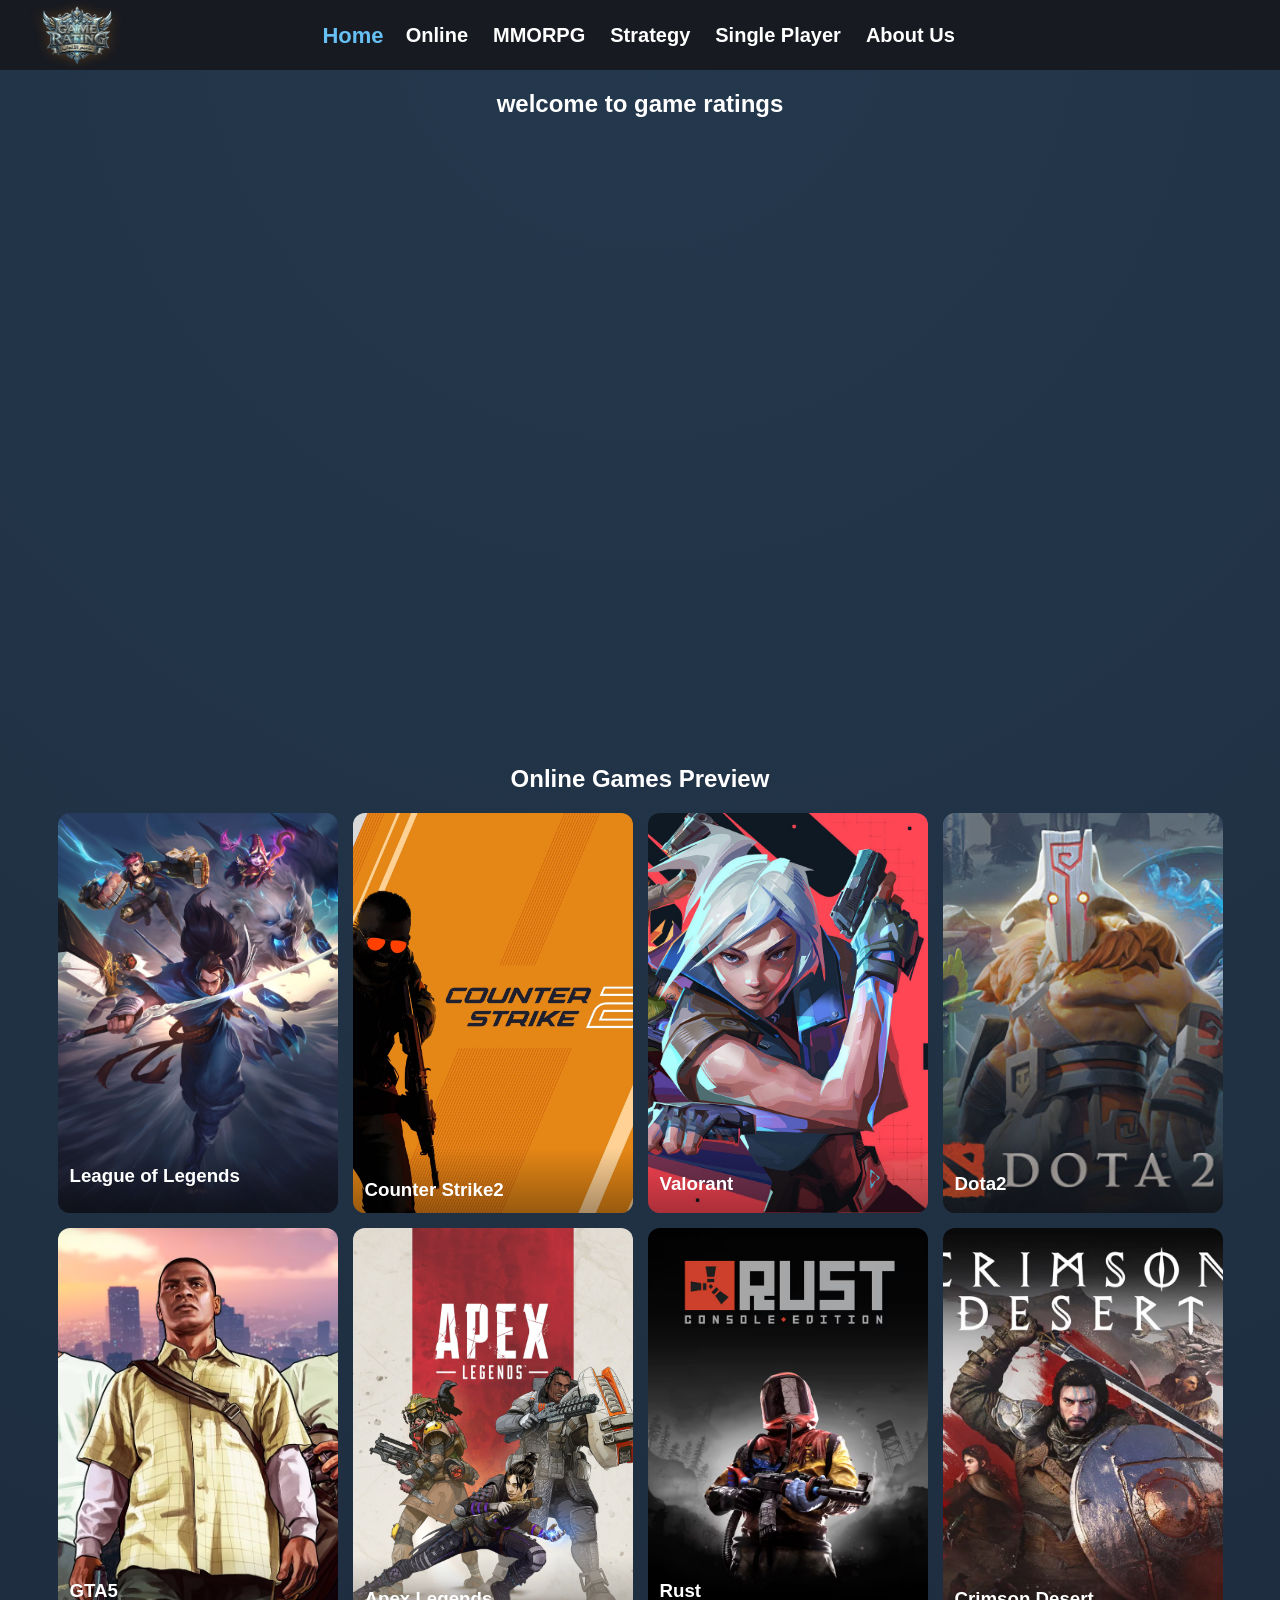
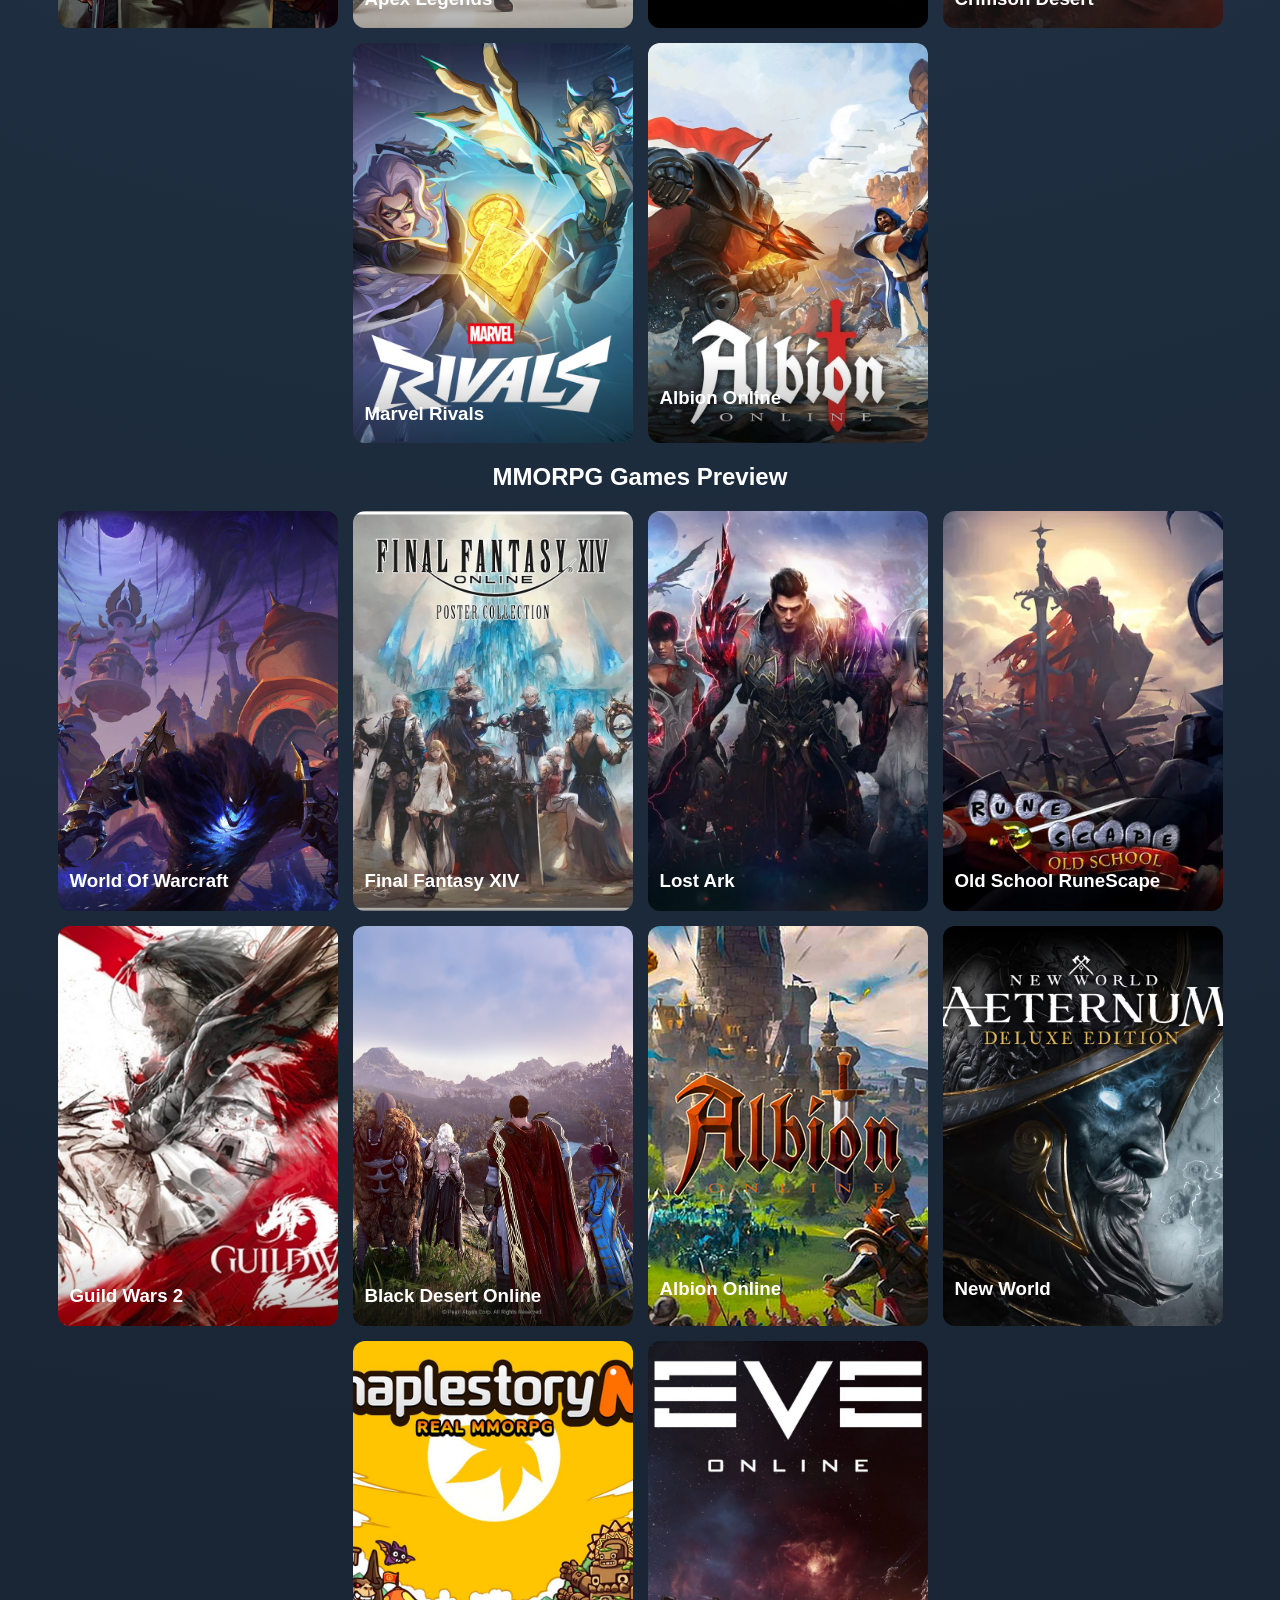
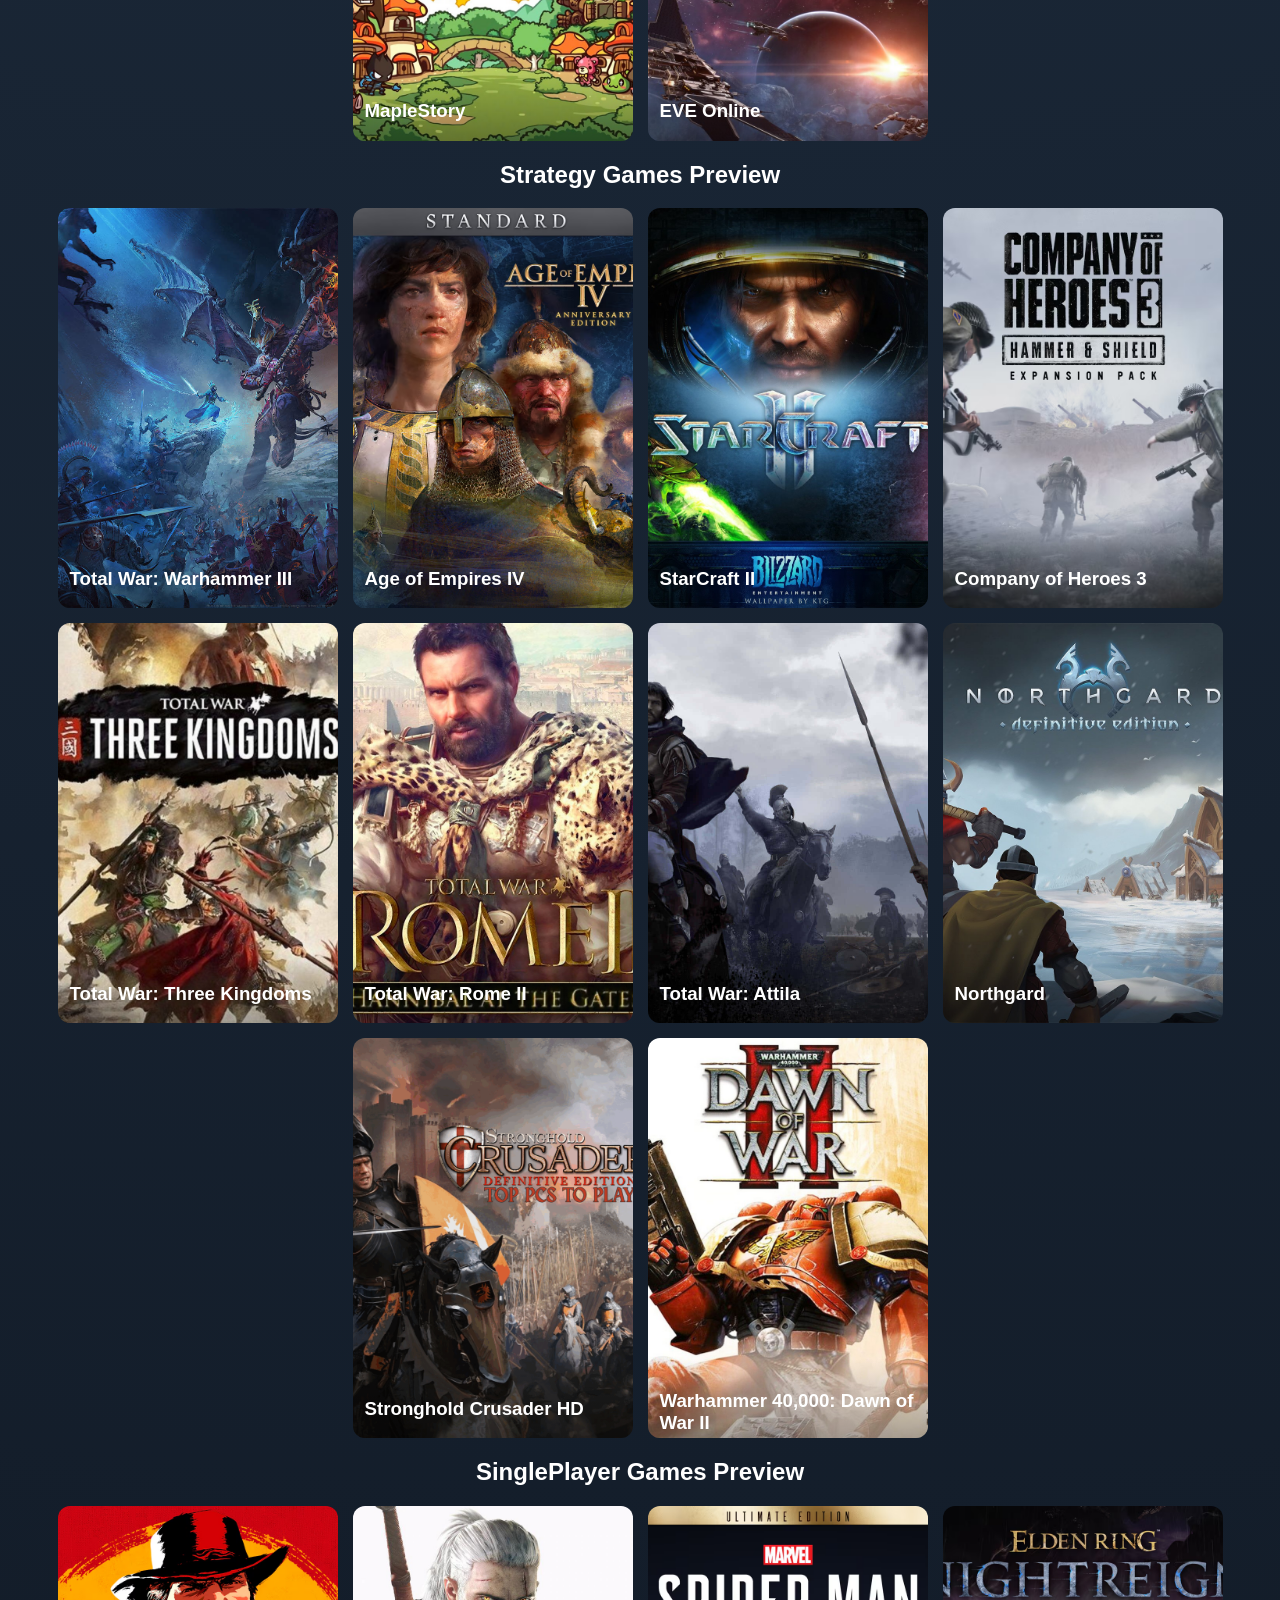
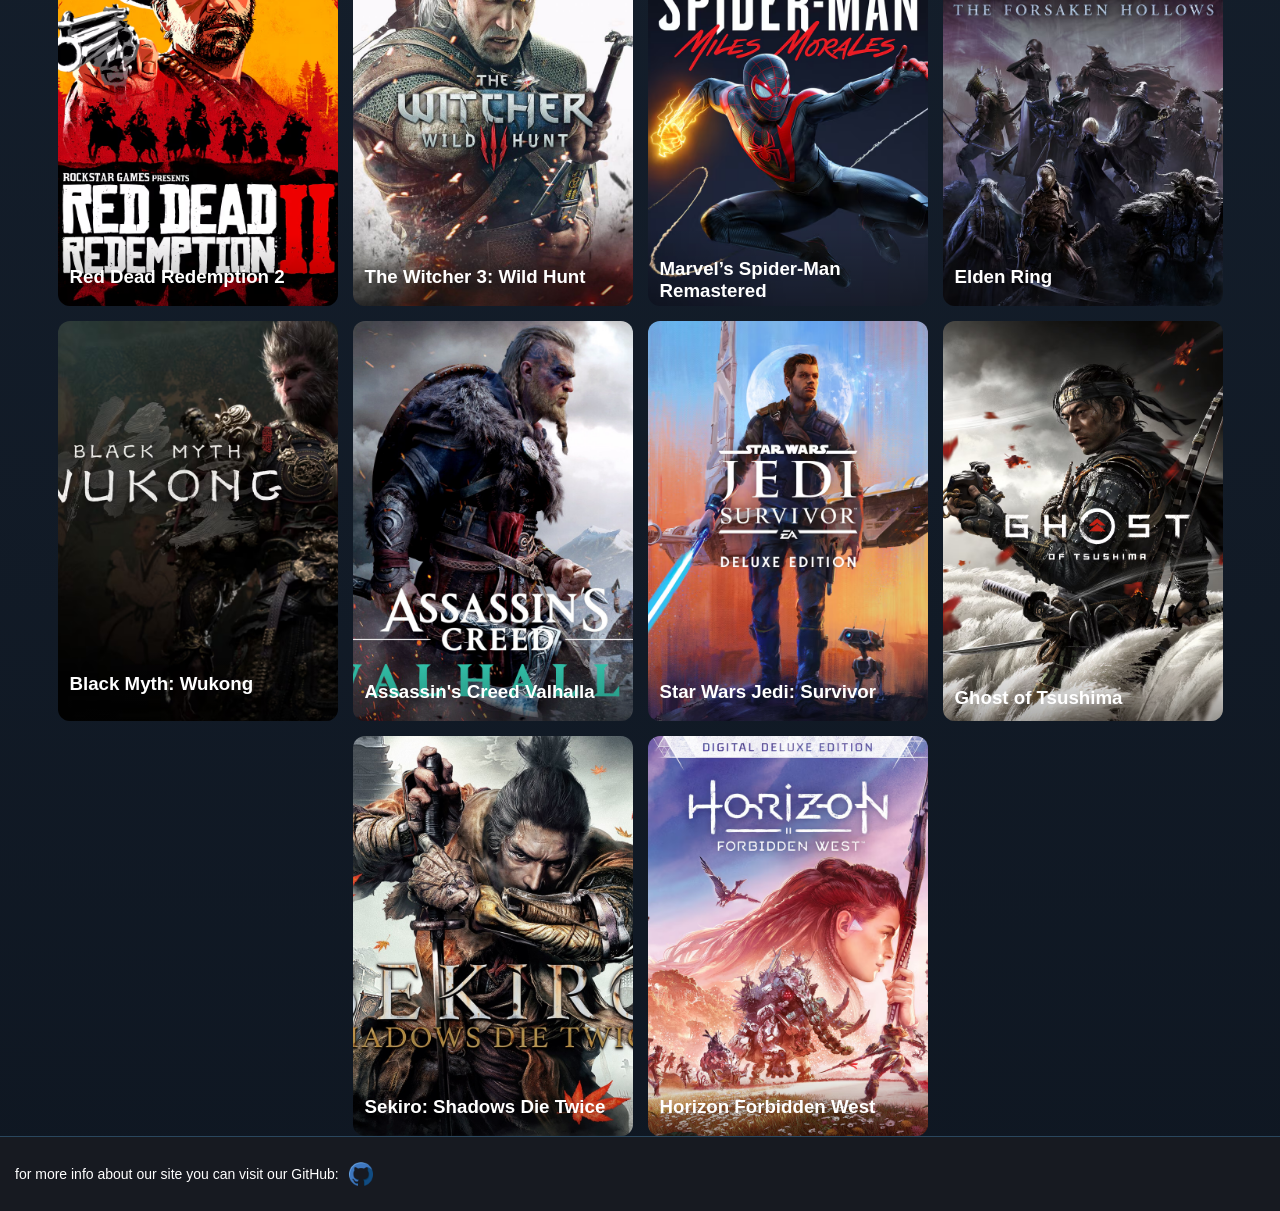
<file: index.html>
<!doctype html>
<html lang="en">
  <head>
    <meta charset="UTF-8" />
    <meta name="viewport" content="width=device-width, initial-scale=1.0" />
    <link rel="stylesheet" href="mystyle.css" />
    <link rel="icon" href="logo.png" />
    <title>GameRatings</title>
  </head>
  <body>
    <header>
      <a href="index.html">
        <img src="logo.png" class="logo" />
      </a>
      <a href="index.html"><h1>GameRatings</h1></a>

      <ul>
        <li><a href="index.html" class="active">home</a></li>
        <li><a href="Online_Games.html">online</a></li>
        <li><a href="MMORPG_Games.html">MMORPG</a></li>
        <li><a href="Strategy_Games.html">strategy</a></li>
        <li><a href="SinglePlayer_Games.html">Single Player</a></li>
        <li><a href="About_us.html">about us</a></li>
      </ul>
      <!-- <p class="clear"></p> -->
    </header>
    <section class="bg-video">
      <video autoplay muted loop playsinline preload="auto" class="video">
        <source src="monk.mp4" type="video/mp4" />
      </video>
      <div class="bg-contant">
        <h1>welcome to game ratings</h1>
        <!-- <p>chose any catagore from top </p> -->
      </div>
    </section>

    <h2>Online Games Preview</h2>

    <section class="games-preview">
      <div class="game-card">
        <img src="imges/league of legends.jpg" alt="League of Legends" />
        <div class="details">
          <h3 class="game-name">League of Legends</h3>
          <div class="platforms">🖥️</div>
          <p class="desc">
            A competitive 5v5 MOBA focused on strategy, skill, and teamwork.
            Choose your champion, outplay your opponents, and dominate the Rift.
          </p>
          <div class="tags">
            <span>MOBA</span>
            <span>Free To Play</span>
            <span>Smarts Only</span>
            <span>5V5</span>
          </div>
        </div>
      </div>

      <div class="game-card">
        <img src="imges/Counter Strike 2.jpeg" alt="Counter Strike2" />
        <div class="details">
          <h3 class="game-name">Counter Strike2</h3>
          <div class="platforms">🖥️</div>
          <p class="desc">
            A tactical FPS focused on skill, strategy, and team coordination.
            Every round counts
          </p>
          <div class="tags">
            <span>Shooter</span>
            <span>Free To Play</span>
            <span>FPS</span>
          </div>
        </div>
      </div>
      <div class="game-card">
        <img src="imges/Valorant.jpg" alt="Valorant" />
        <div class="details">
          <h3 class="game-name">Valorant</h3>
          <div class="platforms">🖥️</div>
          <p class="desc">
            A character-based tactical shooter combining gunplay and abilities
            for strategic team combat
          </p>
          <div class="tags">
            <span>Shooter</span>
            <span>Free To Play</span>
            <span>FPS</span>
            <span>Abilites</span>
          </div>
        </div>
      </div>
      <div class="game-card">
        <img src="imges/Dota 2jpg.jpg" alt="Dota2" />
        <div class="details">
          <h3 class="game-name">Dota2</h3>
          <div class="platforms">🖥️</div>
          <p class="desc">
            A highly competitive 5v5 MOBA where strategy, timing, and teamwork
            define victory
          </p>
          <div class="tags">
            <span>MOBA</span>
            <span>Free To Play</span>
            <span>Smarts Only</span>
            <span>5V5</span>
          </div>
        </div>
      </div>
      <div class="game-card">
        <img src="imges/GTA.avif" alt="GTA5" />
        <div class="details">
          <h3 class="game-name">GTA5</h3>
          <div class="platforms">🖥️🎮</div>
          <p class="desc">
            An open-world action experience set in the sprawling city of Los
            Santos. Switch between three unique characters, dive into chaotic
            missions
          </p>
          <div class="tags">
            <span>Open World</span>
            <span>$29.99</span>
            <span>Shooter</span>
            <span>Action</span>
          </div>
        </div>
      </div>
      <div class="game-card">
        <img src="imges/apex legends.webp" alt="" />
        <div class="details">
          <h3 class="game-name">Apex Legends</h3>
          <div class="platforms">🖥️🎮</div>
          <p class="desc">
            A fast-paced battle royale hero shooter where squads of three
            Legends fight for survival in ever-shrinking arenas
          </p>
          <div class="tags">
            <span>Battle Royale</span>
            <span>Free To Play</span>
            <span>FPS</span>
            <span>Abilites</span>
          </div>
        </div>
      </div>
      <div class="game-card">
        <img src="imges/rust.avif" alt="" />
        <div class="details">
          <h3 class="game-name">Rust</h3>
          <div class="platforms">🖥️🎮</div>
          <p class="desc">
            A brutal survival sandbox where everything starts with nothing and
            ends with dominance or death. Gather resources, build bases, form
            alliances
          </p>
          <div class="tags">
            <span>Open World</span>
            <span>$18.99</span>
            <span>Crafting</span>
            <span>Survival</span>
          </div>
        </div>
      </div>
      <div class="game-card">
        <img src="imges/crimson.webp" alt="Crimson Desert" />
        <div class="details">
          <h3 class="game-name">Crimson Desert</h3>
          <div class="platforms">🖥️🎮</div>
          <p class="desc">
            An open-world action-adventure set in a war-torn fantasy continent
            filled with conflict, political struggles, and massive battles
          </p>
          <div class="tags">
            <span>Open World</span>
            <span>$69.99</span>
            <span>Action</span>
            <span>Adventure</span>
          </div>
        </div>
      </div>
      <div class="game-card">
        <img src="imges/rivals.avif" alt="Marvel Rivals" />
        <div class="details">
          <h3 class="game-name">Marvel Rivals</h3>
          <div class="platforms">🖥️🎮</div>
          <p class="desc">
            A fast-paced 6v6 hero shooter featuring iconic Marvel characters in
            chaotic team battles.
          </p>
          <div class="tags">
            <span>Hero Shooter</span>
            <span>Free To Play</span>
            <span>Action</span>
            <span>6V6</span>
          </div>
        </div>
      </div>
      <div class="game-card">
        <img src="imges/albion.jpg" alt="Albion Online" />
        <div class="details">
          <h3 class="game-name">Albion Online</h3>
          <div class="platforms">🖥️</div>
          <p class="desc">
            A sandbox MMORPG driven entirely by its player-based economy
            Everything from weapons to entire cities is crafted and traded by
            players.
          </p>
          <div class="tags">
            <span>Sand Box</span>
            <span>Free To Play</span>
            <span>Smarts Only</span>
            <span>Crafting</span>
          </div>
        </div>
      </div>
    </section>

    <h2>MMORPG Games Preview</h2>

    <section class="games-preview">
      <div class="game-card">
        <img src="imges/world of warcraft.jpg" alt="World Of Warcraft" />
        <div class="details">
          <h3 class="game-name">World Of Warcraft</h3>
          <div class="platforms">🖥️</div>
          <p class="desc">
            A legendary MMORPG set in a vast fantasy world, offering deep
            quests, raids, and large-scale PvP driven by faction conflict.
          </p>
          <div class="tags">
            <span>MMORPG</span>
            <span>Free To Play</span>
            <span>pvp</span>
            <span>Guild Wars</span>
          </div>
        </div>
      </div>
      <div class="game-card">
        <img src="imges/final1.jpg" alt="Final Fantasy XIV" />
        <div class="details">
          <h3 class="game-name">Final Fantasy XIV</h3>
          <div class="platforms">🖥️🎮</div>
          <p class="desc">
            A story-rich MMORPG blending cinematic storytelling with polished
            combat, dungeons, and a welcoming community experience.
          </p>
          <div class="tags">
            <span>MMORPG</span>
            <span>Free To Play</span>
            <span>Story</span>
            <span>PVE</span>
          </div>
        </div>
      </div>
      <div class="game-card">
        <img src="imges/lost.webp" alt="Lost Ark" />
        <div class="details">
          <h3 class="game-name">Lost Ark</h3>
          <div class="platforms">🖥️</div>
          <p class="desc">
            An action-packed MMORPG with isometric combat, massive bosses, and a
            mix of PvE raids and competitive PvP.
          </p>
          <div class="tags">
            <span>MMORPG</span>
            <span>Free To Play</span>
            <span>pvp</span>
            <span>Guild Wars</span>
          </div>
        </div>
      </div>
      <div class="game-card">
        <img src="imges/old.webp" alt="Old School RuneScape" />
        <div class="details">
          <h3 class="game-name">Old School RuneScape</h3>
          <div class="platforms">🖥️</div>
          <p class="desc">
            A classic sandbox MMORPG focused on freedom, grinding skills, and a
            player-driven economy in a nostalgic world.
          </p>
          <div class="tags">
            <span>MMORPG</span>
            <span>Free To Play</span>
            <span>pvp</span>
            <span>Guild Wars</span>
          </div>
        </div>
      </div>
      <div class="game-card">
        <img src="imges/guild.jpg" alt="Guild Wars 2" />
        <div class="details">
          <h3 class="game-name">Guild Wars 2</h3>
          <div class="platforms">🖥️</div>
          <p class="desc">
            A dynamic MMORPG with event-driven gameplay, fluid combat, and a
            strong focus on exploration and cooperative play.
          </p>
          <div class="tags">
            <span>MMORPG</span>
            <span>Free To Play</span>
            <span>pvp</span>
            <span>Guild Wars</span>
          </div>
        </div>
      </div>
      <div class="game-card">
        <img src="imges/Black Desert Online.jpg" alt="Black Desert Online" />
        <div class="details">
          <h3 class="game-name">Black Desert Online</h3>
          <div class="platforms">🖥️🎮</div>
          <p class="desc">
            A visually stunning MMORPG featuring fast-paced action combat, deep
            life skills, and an expansive open world.
          </p>
          <div class="tags">
            <span>MMORPG</span>
            <span>Free To Play</span>
            <span>PVE</span>
            <span>Guild Wars</span>
          </div>
        </div>
      </div>
      <div class="game-card">
        <img src="imges/Albion Online.jpg" alt="Albion Online" />
        <div class="details">
          <h3 class="game-name">Albion Online</h3>
          <div class="platforms">🖥️</div>
          <p class="desc">
            A sandbox MMORPG driven entirely by its player-based economy
            Everything from weapons to entire cities is crafted and traded by
            players.
          </p>
          <div class="tags">
            <span>Sand Box</span>
            <span>Free To Play</span>
            <span>Smarts Only</span>
            <span>ZVZ</span>
          </div>
        </div>
      </div>
      <div class="game-card">
        <img src="imges/new.avif" alt="New World" />
        <div class="details">
          <h3 class="game-name">New World</h3>
          <div class="platforms">🖥️</div>
          <p class="desc">
            An open-world MMORPG set in a supernatural frontier, combining
            survival elements, crafting, and faction-based warfare.
          </p>
          <div class="tags">
            <span>MMORPG</span>
            <span>Free To Play</span>
            <span>pvp</span>
            <span>Guild Wars</span>
          </div>
        </div>
      </div>
      <div class="game-card">
        <img src="imges/maple.jpg" alt="MapleStory" />
        <div class="details">
          <h3 class="game-name">MapleStory</h3>
          <div class="platforms">🖥️</div>
          <p class="desc">
            A 2D side-scrolling MMORPG packed with fast leveling, flashy skills,
            and a wide variety of unique classes.
          </p>
          <div class="tags">
            <span>MMORPG</span>
            <span>Free To Play</span>
            <span>PVE</span>
            <span>Story</span>
          </div>
        </div>
      </div>
      <div class="game-card">
        <img src="imges/EVE.jpg" alt="EVE Online" />
        <div class="details">
          <h3 class="game-name">EVE Online</h3>
          <div class="platforms">🖥️</div>
          <p class="desc">
            A massive space MMORPG driven by player politics,economy, and
            large-scale battles in a persistent universe.
          </p>
          <div class="tags">
            <span>MMORPG</span>
            <span>Free To Play</span>
            <span>Space</span>
            <span>ZVZ</span>
          </div>
        </div>
      </div>
    </section>

    <h2>Strategy Games Preview</h2>

    <section class="games-preview">
      <div class="game-card">
        <img src="imges/hammer.jpg" alt="Total War: Warhammer III" />
        <div class="details">
          <h3 class="game-name">Total War: Warhammer III</h3>
          <div class="platforms">🖥️</div>
          <p class="desc">
            A grand strategy game blending turn-based empire management with
            massive real-time fantasy battles
          </p>
          <div class="tags">
            <span>Strategy</span>
            <span>$14.99</span>
            <span>RTS</span>
            <span>TBS</span>
          </div>
        </div>
      </div>
      <div class="game-card">
        <img src="imges/age.avif" alt="Age of Empires IV" />
        <div class="details">
          <h3 class="game-name">Age of Empires IV</h3>
          <div class="platforms">🖥️</div>
          <p class="desc">
            A classic RTS where you build civilizations, gather resources, and
            dominate through strategy and warfare.
          </p>
          <div class="tags">
            <span>Strategy</span>
            <span>$9.99</span>
            <span>RTS</span>
            <span>PVP</span>
          </div>
        </div>
      </div>
      <div class="game-card">
        <img src="imges/star.jpg" alt="StarCraft II" />
        <div class="details">
          <h3 class="game-name">StarCraft II</h3>
          <div class="platforms">🖥️</div>
          <p class="desc">
            A fast-paced sci-fi RTS focused on precision,strategy, and
            high-skill competitive gameplay.
          </p>
          <div class="tags">
            <span>Strategy</span>
            <span>Free To Play</span>
            <span>RTS</span>
            <span>TBS</span>
          </div>
        </div>
      </div>
      <div class="game-card">
        <img src="imges/compony.avif" alt="Company of Heroes 3" />
        <div class="details">
          <h3 class="game-name">Company of Heroes 3</h3>
          <div class="platforms">🖥️</div>
          <p class="desc">
            A WWII RTS combining tactical combat, unit positioning, and dynamic
            battlefield decision-making.
          </p>
          <div class="tags">
            <span>Strategy</span>
            <span>$26.99</span>
            <span>RTS</span>
            <span>TBS</span>
            <span>Tactical</span>
          </div>
        </div>
      </div>
      <div class="game-card">
        <img src="imges/three.jpg" alt="Total War: Three Kingdoms" />
        <div class="details">
          <h3 class="game-name">Total War: Three Kingdoms</h3>
          <div class="platforms">🖥️</div>
          <p class="desc">
            A strategy game set in ancient China, mixing diplomacy, empire
            management, and large-scale battles.
          </p>
          <div class="tags">
            <span>Strategy</span>
            <span>$9.99</span>
            <span>RTS</span>
            <span>TBS</span>
            <span>Historical</span>
          </div>
        </div>
      </div>
      <div class="game-card">
        <img src="imges/rome.jpg" alt="Total War: Rome II" />
        <div class="details">
          <h3 class="game-name">Total War: Rome II</h3>
          <div class="platforms">🖥️</div>
          <p class="desc">
            A grand strategy experience centered on building an empire and
            commanding massive armies in ancient Rome.
          </p>
          <div class="tags">
            <span>Strategy</span>
            <span>$4.99</span>
            <span>RTS</span>
            <span>TBS</span>
            <span>Historical</span>
          </div>
        </div>
      </div>
      <div class="game-card">
        <img src="imges/attila.jpg" alt="Total War: Attila" />
        <div class="details">
          <h3 class="game-name">Total War: Attila</h3>
          <div class="platforms">🖥️</div>
          <p class="desc">
            A challenging strategy game set during the fall of Rome, emphasizing
            survival, migration, and brutal warfare.
          </p>
          <div class="tags">
            <span>Strategy</span>
            <span>$3.99</span>
            <span>RTS</span>
            <span>TBS</span>
            <span>Historical</span>
          </div>
        </div>
      </div>
      <div class="game-card">
        <img src="imges/north.jpg" alt="Northgard" />
        <div class="details">
          <h3 class="game-name">Northgard</h3>
          <div class="platforms">🖥️</div>
          <p class="desc">
            A Viking-themed strategy game focused on survival, resource
            management, and territorial expansion.
          </p>
          <div class="tags">
            <span>Strategy</span>
            <span>$17.99</span>
            <span>RTS</span>
            <span>Building</span>
          </div>
        </div>
      </div>
      <div class="game-card">
        <img src="imges/strong.webp" alt="Stronghold Crusader HD" />
        <div class="details">
          <h3 class="game-name">Stronghold Crusader HD</h3>
          <div class="platforms">🖥️</div>
          <p class="desc">
            A classic RTS centered on castle building, resource management, and
            desert warfare in the Crusades era.
          </p>
          <div class="tags">
            <span>Strategy</span>
            <span>$9.99</span>
            <span>RTS</span>
            <span>TBS</span>
            <span>Historical</span>
          </div>
        </div>
      </div>
      <div class="game-card">
        <img src="imges/down.jpg" alt="Warhammer 40,000: Dawn of War II" />
        <div class="details">
          <h3 class="game-name">Warhammer 40,000: Dawn of War II</h3>
          <div class="platforms">🖥️</div>
          <p class="desc">
            A tactical RTS set in a dark sci-fi universe, focusing on
            squad-based combat and intense battles.
          </p>
          <div class="tags">
            <span>Strategy</span>
            <span>$4.99</span>
            <span>RTS</span>
            <span>TBS</span>
          </div>
        </div>
      </div>
    </section>

    <h2>SinglePlayer Games Preview</h2>

    <section class="games-preview">
      <div class="game-card">
        <img src="imges/red.avif" alt="Red Dead Redemption 2" />
        <div class="details">
          <h3 class="game-name">Red Dead Redemption 2</h3>
          <div class="platforms">🖥️🎮</div>
          <p class="desc">
            An immersive open-world western delivering a rich story, deep
            characters, and unmatched realism.
          </p>
          <div class="tags">
            <span>Open World</span>
            <span>$59.99</span>
            <span>Story</span>
            <span>Action</span>
          </div>
        </div>
      </div>
      <div class="game-card">
        <img src="imges/witcher.jpg" alt="The Witcher 3: Wild Hunt" />
        <div class="details">
          <h3 class="game-name">The Witcher 3: Wild Hunt</h3>
          <div class="platforms">🖥️🎮</div>
          <p class="desc">
            A story-driven RPG where your choices shape a vast dark fantasy
            world filled with monsters and legends.
          </p>
          <div class="tags">
            <span>Open World</span>
            <span>$39.99</span>
            <span>Story</span>
            <span>Action</span>
          </div>
        </div>
      </div>
      <div class="game-card">
        <img src="imges/spider.avif" alt="Marvel’s Spider-Man Remastered" />
        <div class="details">
          <h3 class="game-name">Marvel’s Spider-Man Remastered</h3>
          <div class="platforms">🖥️🎮</div>
          <p class="desc">
            A fast-paced superhero experience with fluid web-swinging, dynamic
            combat, and a cinematic story.
          </p>
          <div class="tags">
            <span>Open World</span>
            <span>$59.99</span>
            <span>Story</span>
            <span>Action</span>
          </div>
        </div>
      </div>
      <div class="game-card">
        <img src="imges/elden1.avif" alt="Elden Ring" />
        <div class="details">
          <h3 class="game-name">Elden Ring</h3>
          <div class="platforms">🖥️🎮</div>
          <p class="desc">
            A vast open-world soulslike blending challenging combat,
            exploration, and deep lore.
          </p>
          <div class="tags">
            <span>Open World</span>
            <span>$59.99</span>
            <span>Story</span>
            <span>Souls Like</span>
          </div>
        </div>
      </div>
      <div class="game-card">
        <img src="imges/wukong.avif" alt="Black Myth: Wukong" />
        <div class="details">
          <h3 class="game-name">Black Myth: Wukong</h3>
          <div class="platforms">🖥️🎮</div>
          <p class="desc">
            An action RPG inspired by Chinese mythology, featuring intense
            combat and stunning visuals.
          </p>
          <div class="tags">
            <span>Open World</span>
            <span>$59.99</span>
            <span>Story</span>
            <span>Pro Plyars Only</span>
          </div>
        </div>
      </div>
      <div class="game-card">
        <img src="imges/valhalla.jpg" alt="Assassin's Creed Valhalla" />
        <div class="details">
          <h3 class="game-name">Assassin's Creed Valhalla</h3>
          <div class="platforms">🖥️🎮</div>
          <p class="desc">
            An open-world Viking adventure focused on raids, exploration, and
            building your own settlement.
          </p>
          <div class="tags">
            <span>Open World</span>
            <span>$59.99</span>
            <span>Story</span>
            <span>Action</span>
          </div>
        </div>
      </div>
      <div class="game-card">
        <img src="imges/star wars.avif" alt="Star Wars Jedi: Survivor" />
        <div class="details">
          <h3 class="game-name">Star Wars Jedi: Survivor</h3>
          <div class="platforms">🖥️🎮</div>
          <p class="desc">
            A story-driven action adventure combining lightsaber combat,
            exploration, and force abilities.
          </p>
          <div class="tags">
            <span>Open World</span>
            <span>$69.99</span>
            <span>Story</span>
            <span>Action</span>
          </div>
        </div>
      </div>
      <div class="game-card">
        <img src="imges/Ghost of Tsushima.avif" alt="Ghost of Tsushima" />
        <div class="details">
          <h3 class="game-name">Ghost of Tsushima</h3>
          <div class="platforms">🖥️🎮</div>
          <p class="desc">
            An open-world samurai tale focused on honor, stealth, and cinematic
            sword combat.
          </p>
          <div class="tags">
            <span>Open World</span>
            <span>$59.99</span>
            <span>Story</span>
            <span>Action</span>
          </div>
        </div>
      </div>
      <div class="game-card">
        <img src="imges/sekiro.jpg" alt="Sekiro: Shadows Die Twice" />
        <div class="details">
          <h3 class="game-name">Sekiro: Shadows Die Twice</h3>
          <div class="platforms">🖥️🎮</div>
          <p class="desc">
            A challenging action game centered on precise swordplay, stealth,
            and mastery of timing.
          </p>
          <div class="tags">
            <span>Open World</span>
            <span>$59.99</span>
            <span>Story</span>
            <span>Souls Like</span>
          </div>
        </div>
      </div>
      <div class="game-card">
        <img src="imges/horizon.avif" alt="Horizon Forbidden West" />
        <div class="details">
          <h3 class="game-name">Horizon Forbidden West</h3>
          <div class="platforms">🖥️🎮</div>
          <p class="desc">
            A visually stunning open-world adventure featuring robotic
            creatures, exploration, and tactical combat.
          </p>
          <div class="tags">
            <span>Open World</span>
            <span>$59.99</span>
            <span>Story</span>
            <span>Action</span>
          </div>
        </div>
      </div>
    </section>

    <footer>
      <p>for more info about our site you can visit our GitHub:</p>
      <a href="#"><img src="Logos/github.png" alt="GitHub" /></a>
    </footer>

    <button id="scrollTopBtn">↑</button>

    <script src="script.js"></script>
  </body>
</html>
</file>
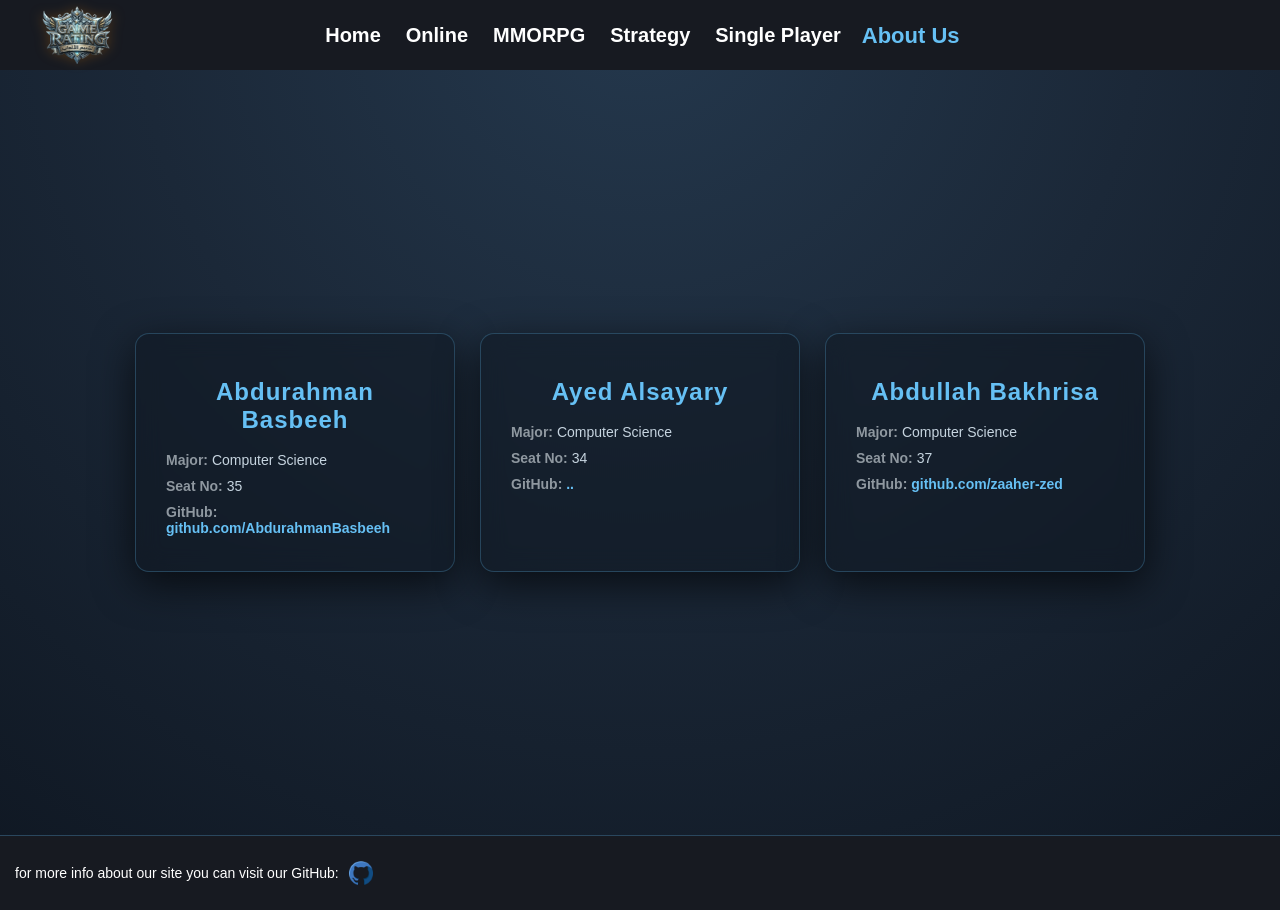
<file: About_us.html>
<!doctype html>
<html lang="en">
  <head>
    <meta charset="UTF-8" />
    <meta name="viewport" content="width=device-width, initial-scale=1.0" />
    <link rel="stylesheet" href="mystyle.css" />
    <link rel="icon" href="logo.png" />
    <title>GameRatings</title>
  </head>

  <body>
    <header>
      <a href="index.html">
        <img src="logo.png" class="logo" />
      </a>
      <a href="index.html"><h1>GameRatings</h1></a>
      <ul>
        <li><a href="index.html">home</a></li>
        <li><a href="Online_Games.html">online</a></li>
        <li><a href="MMORPG_Games.html">MMORPG</a></li>
        <li><a href="Strategy_Games.html">strategy</a></li>
        <li><a href="SinglePlayer_Games.html">Single Player</a></li>
        <li><a href="About_us.html" class="active">about us</a></li>
      </ul>
      <p class="clear"></p>
    </header>
    <section class="about-section">
      <video autoplay muted loop playsinline preload="auto" class="video">
        <source src="crim.mp4" type="video/mp4" />
      </video>
      <div class="about-details">
        <div class="cards-wrapper">
          <div class="profile-card">
            <h2>Abdurahman Basbeeh</h2>

            <p><span>Major:</span> Computer Science</p>
            <p><span>Seat No:</span> 35</p>

            <p>
              <span>GitHub:</span>
              <a href="https://github.com/AbdurahmanBasbeeh" target="_blank">
                github.com/AbdurahmanBasbeeh
              </a>
            </p>
          </div>
          <div class="profile-card">
            <h2>Ayed Alsayary</h2>

            <p><span>Major:</span> Computer Science</p>
            <p><span>Seat No:</span> 34</p>

            <p>
              <span>GitHub:</span>
              <a href="https://github.com/yourname" target="_blank"> .. </a>
            </p>
          </div>

          <div class="profile-card">
            <h2>Abdullah Bakhrisa</h2>

            <p><span>Major:</span> Computer Science</p>
            <p><span>Seat No:</span> 37</p>

            <p>
              <span>GitHub:</span>
              <a
                href="https://github.com/zaaher-zed/GameRatings"
                target="_blank"
              >
                github.com/zaaher-zed
              </a>
            </p>
          </div>
        </div>
      </div>
    </section>
    <footer>
      <p>for more info about our site you can visit our GitHub:</p>
      <a href="https://github.com/zaaher-zed/GameRatings" target="_blank"
        ><img src="Logos/github.png" alt="GitHub"
      /></a>
    </footer>
    <script></script>
  </body>
</html>
</file>
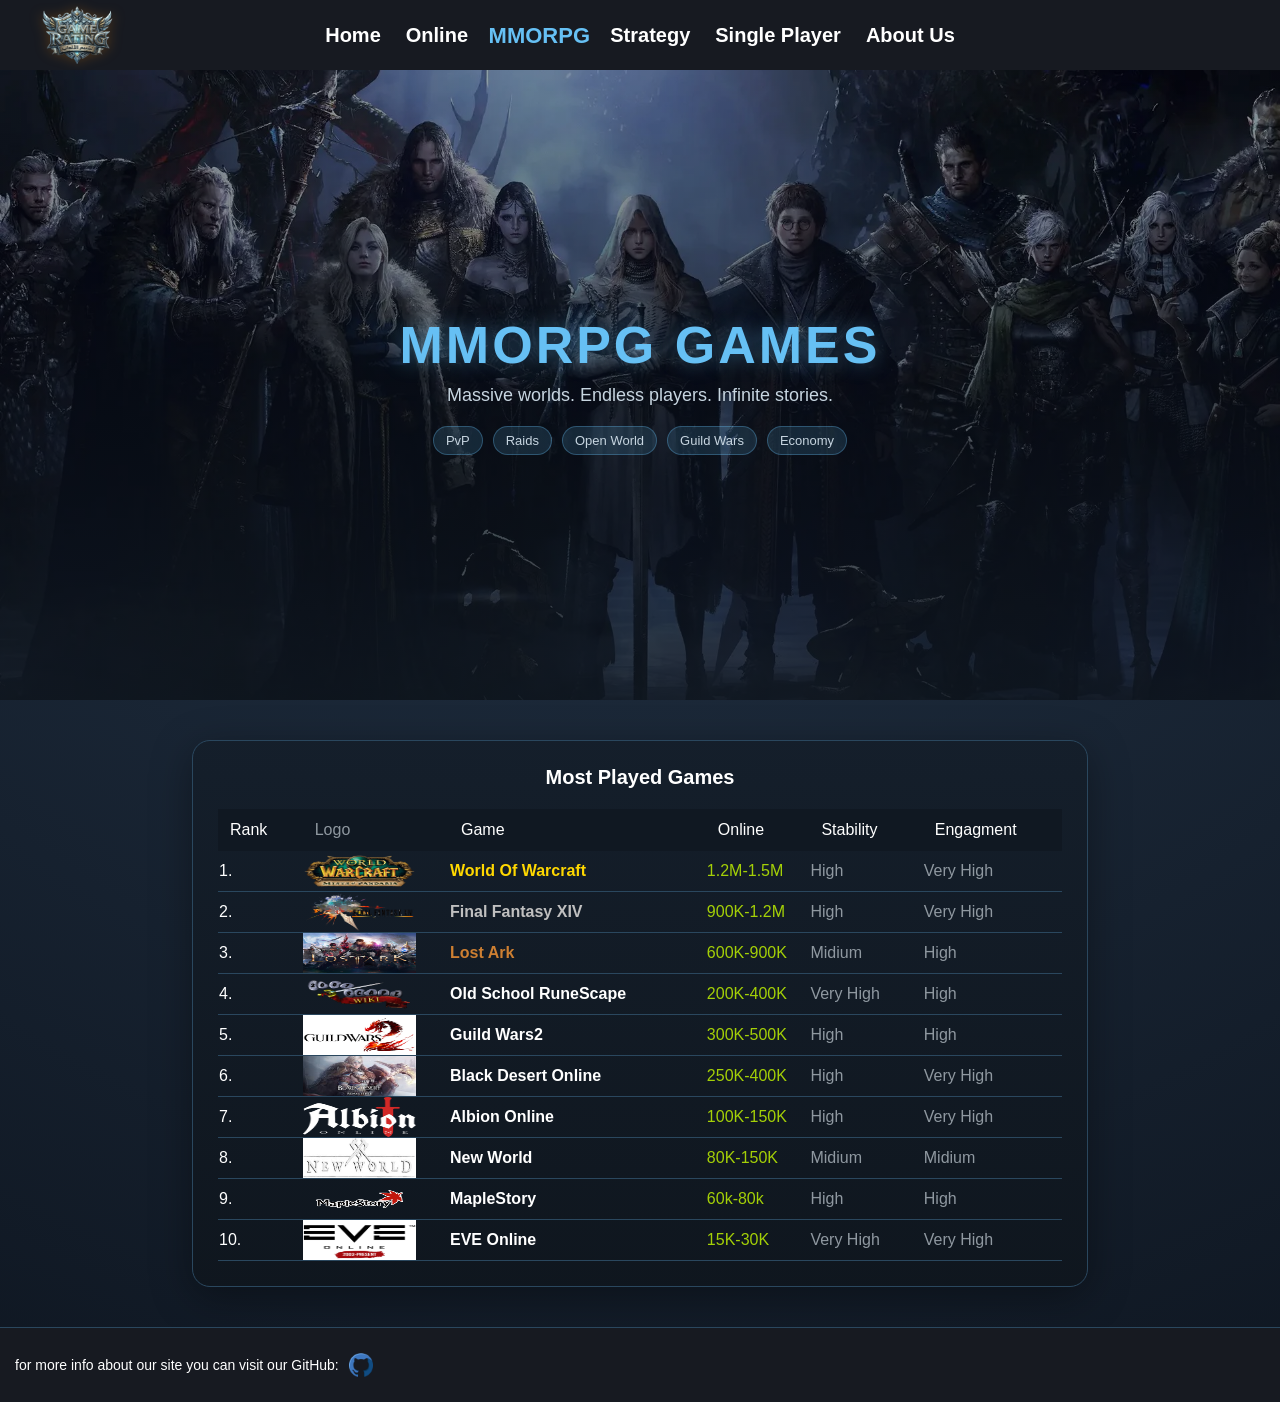
<file: MMORPG_Games.html>
<!doctype html>
<html lang="en">
  <head>
    <meta charset="UTF-8" />
    <meta name="viewport" content="width=, initial-scale=1.0" />
    <link rel="icon" href="logo.png" />
    <title>GameRatings</title>
    <link rel="stylesheet" href="mystyle.css" />
  </head>
  <body>
    <header>
      <a href="index.html">
        <img src="logo.png" class="logo" />
      </a>
      <a href="index.html"><h1>GameRatings</h1></a>

      <ul>
        <li><a href="index.html">home</a></li>
        <li><a href="Online_Games.html">online</a></li>
        <li><a href="MMORPG_Games.html" class="active">MMORPG</a></li>
        <li><a href="Strategy_Games.html">strategy</a></li>
        <li><a href="SinglePlayer_Games.html">Single Player</a></li>
        <li><a href="About_us.html">about us</a></li>
      </ul>
      <p class="clear"></p>
    </header>

    <section class="hero-banner">
      <img src="banners/mmorpg3.webp" class="hero-image" />

      <div class="hero-overlay"></div>

      <div class="hero-content">
        <h1>MMORPG GAMES</h1>
        <p>Massive worlds. Endless players. Infinite stories.</p>

        <div class="hero-tags">
          <span>PvP</span>
          <span>Raids</span>
          <span>Open World</span>
          <span>Guild Wars</span>
          <span>Economy</span>
        </div>
      </div>
    </section>

    <!-- <hr> -->

    <section class="game-table">
      <table>
        <caption>
          Most Played Games
        </caption>
        <colgroup>
          <col data-dt-column="0" style="width: 3.5%" />
          <col data-dt-column="1" style="width: 5%" />
          <col data-dt-column="2" style="width: 17%" />
          <col data-dt-column="3" style="width: 5%" />
          <col data-dt-column="4" style="width: 5%" />
          <col data-dt-column="5" style="width: 5%" />
        </colgroup>
        <tr>
          <th data-dt-column="0">Rank</th>
          <th data-dt-column="1">Logo</th>
          <th data-dt-column="2">Game</th>
          <th data-dt-column="3">Online</th>
          <th data-dt-column="4">Stability</th>
          <th data-dt-column="5">Engagment</th>
        </tr>
        <tr
          class="game-row"
          data-video="videos/wow.mp4"
          data-title="World Of Warcraft"
          data-dev="Blizzard"
          data-release="2005"
          data-tags="MMORPG,Free To Play,Open World,PVP,PVE,Guild Wars"
          data-platforms="PC"
        >
          <td>1.</td>
          <td><img src="Logos/wow.png" alt="World Of Warcraft" /></td>
          <td>
            <a
              href="https://worldofwarcraft.blizzard.com/en-us/"
              target="_blank"
              >World Of Warcraft</a
            >
          </td>
          <td>1.2M-1.5M</td>
          <td class="stabiliry">High</td>
          <td class="Engagment">Very High</td>
        </tr>
        <tr
          class="game-row"
          data-video="videos/final.mp4"
          data-title="Final Fantasy XIV"
          data-dev="Square Enix"
          data-release="2013"
          data-tags="MMORPG,$12.99 Per M,Open World,PVP,PVE,Guild Wars,Story"
          data-platforms="PC,ps"
        >
          <td>2.</td>
          <td><img src="Logos/final.png" alt="Final Fantasy XIV" /></td>
          <td>
            <a
              href="https://na.finalfantasyxiv.com/a_realm_reborn/"
              target="_blank"
            >
              Final Fantasy XIV
            </a>
          </td>
          <td>900K-1.2M</td>
          <td class="stabiliry">High</td>
          <td class="Engagment">Very High</td>
        </tr>
        <tr
          class="game-row"
          data-video="videos/lost.mp4"
          data-title="Lost Ark"
          data-dev="Smilegate RPG"
          data-release="2022"
          data-tags="MMORPG,Free To Play,Open World,PVP,PVE,Guild Wars,P2W,Mony Hanger"
          data-platforms="PC"
        >
          <td>3.</td>
          <td><img src="Logos/lost.png" alt="Lost Ark" /></td>
          <td>
            <a href="https://www.playlostark.com/en-us" target="_blank"
              >Lost Ark</a
            >
          </td>
          <td>600K-900K</td>
          <td class="stabiliry">Midium</td>
          <td class="Engagment">High</td>
        </tr>
        <tr
          class="game-row"
          data-video="videos/old.mp4"
          data-title="Old School RuneScape"
          data-dev="Jagex Ltd"
          data-release="2013"
          data-tags="MMORPG,Free To Play,Open World,PVP,PVE,Guild Wars,Adventure"
          data-platforms="PC"
        >
          <td>4.</td>
          <td><img src="Logos/old.png" alt="Old School RuneScape" /></td>
          <td>
            <a
              href="https://store.steampowered.com/app/1343370/Old_School_RuneScape/"
              target="_blank"
              >Old School RuneScape</a
            >
          </td>
          <td>200K-400K</td>
          <td class="stabiliry">Very High</td>
          <td class="Engagment">High</td>
        </tr>
        <tr
          class="game-row"
          data-video="videos/guild.mp4"
          data-title="Guild Wars2"
          data-dev="ArenaNet"
          data-release="2022"
          data-tags="MMORPG,Free To Play,Open World,PVP,PVE,Guild Wars,Adventure"
          data-platforms="PC"
        >
          <td>5.</td>
          <td><img src="Logos/guild.png" alt="Guild Wars2" /></td>
          <td>
            <a
              href="https://store.steampowered.com/app/1284210/Guild_Wars_2/"
              target="_blank"
              >Guild Wars2</a
            >
          </td>
          <td>300K-500K</td>
          <td class="stabiliry">High</td>
          <td class="Engagment">High</td>
        </tr>
        <tr
          class="game-row"
          data-video="videos/black.mp4"
          data-title="Black Desert Online"
          data-dev="Pearl Abyss"
          data-release="2015"
          data-tags="MMORPG,Free To Play,Open World,PVP,PVE,Guild Wars"
          data-platforms="PC,ps"
        >
          <td>6.</td>
          <td><img src="Logos/black.jpg" alt="Black Desert Online" /></td>
          <td>
            <a
              href="https://www.naeu.playblackdesert.com/en-US/Main/Index"
              target="_blank"
              >Black Desert Online</a
            >
          </td>
          <td>250K-400K</td>
          <td class="stabiliry">High</td>
          <td class="Engagment">Very High</td>
        </tr>
        <tr
          class="game-row"
          data-video="videos/Albion.mp4"
          data-title="Albion Online"
          data-dev="Sandbox Interactive"
          data-release="2017"
          data-tags="Sandbox,Free To Play,Open World,PVP,PVE,ZVZ,Crafting,Smarts Only"
          data-platforms="PC"
        >
          <td>7.</td>
          <td><img src="Logos/Albion.png" alt="Albion Online" /></td>
          <td>
            <a
              href="https://store.steampowered.com/app/761890/Albion_Online/"
              target="_blank"
              >Albion Online</a
            >
          </td>
          <td>100K-150K</td>
          <td class="stabiliry">High</td>
          <td class="Engagment">Very High</td>
        </tr>
        <tr
          class="game-row"
          data-video="videos/new.mp4"
          data-title="New World"
          data-dev="Amazon Game Studios"
          data-release="2021"
          data-tags="MMORPG,Free To Play,Open World,PVP,PVE"
          data-platforms="PC"
        >
          <td>8.</td>
          <td><img src="Logos/new.jpg" alt="New World" /></td>
          <td>
            <a
              href="https://store.steampowered.com/app/1063730/New_World_Aeternum/"
              target="_blank"
              >New World</a
            >
          </td>
          <td>80K-150K</td>
          <td class="stabiliry">Midium</td>
          <td class="Engagment">Midium</td>
        </tr>
        <tr
          class="game-row"
          data-video="videos/maple.mp4"
          data-title="MapleStory"
          data-dev="Nexon"
          data-release="2005"
          data-tags="MMORPG,Free To Play,PVP,PVE,Guild Wars"
          data-platforms="PC"
        >
          <td>9.</td>
          <td><img src="Logos/Maple.png" alt="MapleStory" /></td>
          <td>
            <a
              href="https://www.nexon.com/maplestory/news/all?page=1"
              target="_blank"
              >MapleStory</a
            >
          </td>
          <td>60k-80k</td>
          <td class="stabiliry">High</td>
          <td class="Engagment">High</td>
        </tr>
        <tr
          class="game-row"
          data-video="videos/eve.mp4"
          data-title="EVE Online"
          data-dev="CCP Games"
          data-release="2003"
          data-tags="MMORPG,Free To Play,Open World,PVE,PVP,Guild Wars,Smarts Only"
          data-platforms="PC"
        >
          <td>10.</td>
          <td><img src="Logos/eve.jpg" alt="EVE Online" /></td>
          <td>
            <a href="https://www.eveonline.com/" target="_blank">EVE Online</a>
          </td>
          <td>15K-30K</td>
          <td class="Stability">Very High</td>
          <td class="Engagment">Very High</td>
        </tr>
      </table>
    </section>
    <div id="preview-card">
      <!-- if video not work add playsinline -->
      <video id="preview-video" muted loop></video>
      <h3 id="preview-title"></h3>
      <div id="platforms"></div>
      <p id="developer"></p>
      <p id="release"></p>
      <div id="tags"></div>
    </div>

    <footer>
      <p>for more info about our site you can visit our GitHub:</p>
      <a href="https://github.com/zaaher-zed/GameRatings"
        ><img src="Logos/github.png" alt="GitHub"
      /></a>
    </footer>
    <script src="script.js"></script>
  </body>
</html>
</file>
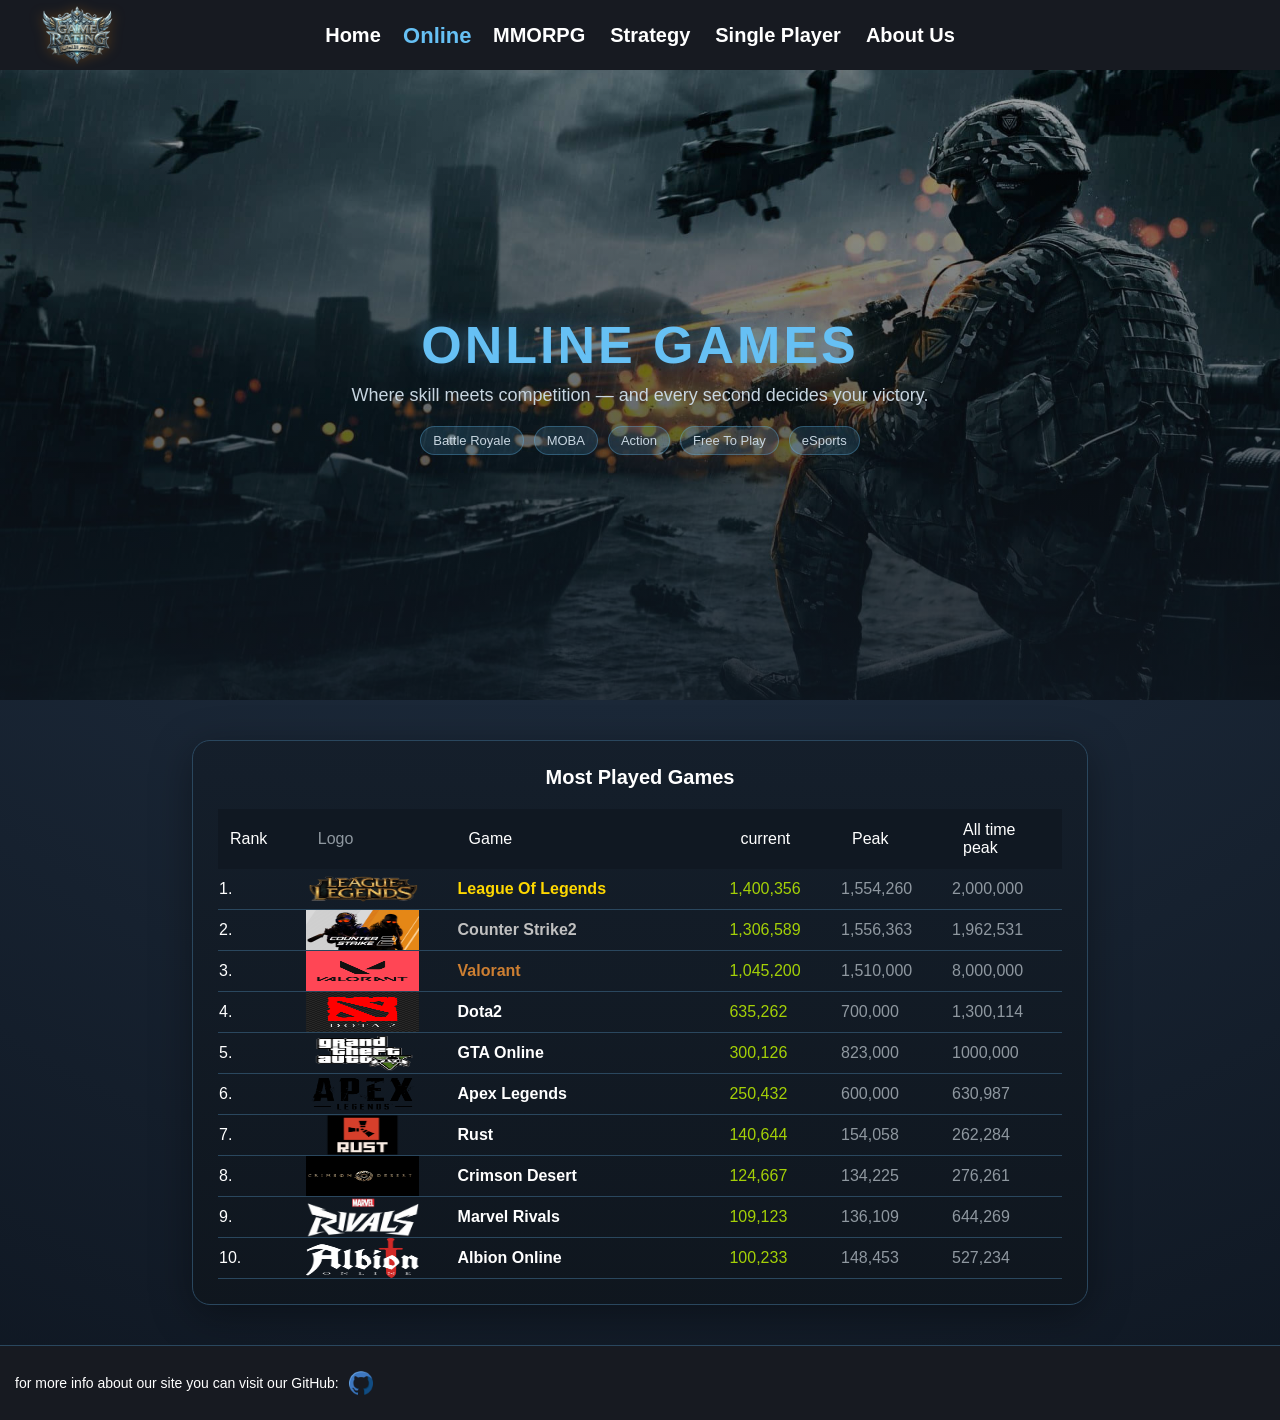
<file: Online_Games.html>
<!doctype html>
<html lang="en">
  <head>
    <meta charset="UTF-8" />
    <meta name="viewport" content="width=device-width, initial-scale=1.0" />
    <link rel="icon" href="logo.png" />
    <title>GameRatings</title>
    <link rel="stylesheet" href="mystyle.css" />
  </head>
  <body>
    <header>
      <a href="index.html">
        <img src="logo.png" class="logo" />
      </a>
      <a href="index.html"><h1>GameRatings</h1></a>

      <ul>
        <li><a href="index.html">home</a></li>
        <li><a href="Online_Games.html" class="active">online</a></li>
        <li><a href="MMORPG_Games.html">MMORPG</a></li>
        <li><a href="Strategy_Games.html">strategy</a></li>
        <li><a href="SinglePlayer_Games.html">Single Player</a></li>
        <li><a href="About_us.html">about us</a></li>
      </ul>
      <p class="clear"></p>
    </header>

    <section class="hero-banner">
      <img src="banners/online.jpg" class="hero-image" />

      <div class="hero-overlay"></div>

      <div class="hero-content">
        <h1>Online GAMES</h1>
        <p>
          Where skill meets competition — and every second decides your victory.
        </p>

        <div class="hero-tags">
          <span>Battle Royale</span>
          <span>MOBA</span>
          <span>Action</span>
          <span>Free To Play</span>
          <span>eSports</span>
        </div>
      </div>
    </section>

    <!-- <hr> -->
    <section class="game-table">
      <table>
        <caption>
          Most Played Games
        </caption>
        <colgroup>
          <col data-dt-column="0" style="width: 3.5%" />
          <col data-dt-column="1" style="width: 5%" />
          <col data-dt-column="2" style="width: 17%" />
          <col data-dt-column="3" style="width: 5%" />
          <col data-dt-column="4" style="width: 5%" />
          <col data-dt-column="5" style="width: 5%" />
        </colgroup>
        <tr>
          <th data-dt-column="0">Rank</th>
          <th data-dt-column="1">Logo</th>
          <th data-dt-column="2">Game</th>
          <th data-dt-column="3">current</th>
          <th data-dt-column="4">Peak</th>
          <th data-dt-column="5">All time peak</th>
        </tr>
        <tr
          class="game-row"
          data-video="videos/lol.mp4"
          data-title="League Of Legends"
          data-dev="Riot Games"
          data-release="2009"
          data-tags="MOBA,Free To Play,Smarts Only,eSports,Strategy"
          data-platforms="PC"
        >
          <td>1.</td>
          <td>
            <img
              src="Logos/League-of-Legends-Logo-2009-2019.png"
              alt="League Of Legends"
            />
          </td>
          <td>
            <a href="https://www.leagueoflegends.com/en-gb/" target="_blank"
              >League Of Legends</a
            >
          </td>
          <td>1,400,356</td>
          <td>1,554,260</td>
          <td>2,000,000</td>
        </tr>
        <tr
          class="game-row"
          data-video="videos/cs2.mp4"
          data-title="Counter Strike2"
          data-dev="Valve"
          data-release="2012"
          data-tags="Shooter,Free To Play,action"
          data-platforms="PC"
        >
          <td>2.</td>
          <td>
            <img
              src="Logos/counter-strike-2-pc-game-steam-cover.jpg"
              alt="Counter Strike2"
            />
          </td>
          <td>
            <a href="https://www.counter-strike.net/cs2" target="_blank"
              >Counter Strike2</a
            >
          </td>
          <td>1,306,589</td>
          <td>1,556,363</td>
          <td>1,962,531</td>
        </tr>
        <tr
          class="game-row"
          data-video="videos/Valo.mp4"
          data-title="Valorant"
          data-dev="Riot Games"
          data-release="2020"
          data-tags="Shooter,Free To Play,action"
          data-platforms="PC"
        >
          <td>3.</td>
          <td><img src="Logos/Valo.png" alt="Valorant" /></td>
          <td>
            <a href="https://playvalorant.com/en-gb/" target="_blank"
              >Valorant</a
            >
          </td>
          <td>1,045,200</td>
          <td>1,510,000</td>
          <td>8,000,000</td>
        </tr>
        <tr
          class="game-row"
          data-video="videos/Dota2.mp4"
          data-title="Dota2"
          data-dev="Valve"
          data-release="2013"
          data-tags="Shooter,Free To Play,Smarts Only,eSports,Strategy"
          data-platforms="PC"
        >
          <td>4.</td>
          <td><img src="Logos/Dota2.png" alt="Dota2" /></td>
          <td>
            <a
              href="https://store.steampowered.com/app/570/Dota_2/"
              target="_blank"
              >Dota2</a
            >
          </td>
          <td>635,262</td>
          <td>700,000</td>
          <td>1,300,114</td>
        </tr>
        <tr
          class="game-row"
          data-video="videos/GTA.mp4"
          data-title="GTA Online"
          data-dev="Rockstar Games"
          data-release="2015"
          data-tags="Shooter,30$,action"
          data-platforms="PC,ps"
        >
          <td>5.</td>
          <td><img src="Logos/GTA.png" alt="GTA Online" /></td>
          <td><a href="google.com" target="_blank">GTA Online</a></td>
          <td>300,126</td>
          <td>823,000</td>
          <td>1000,000</td>
        </tr>
        <tr
          class="game-row"
          data-video="videos/Apex.mp4"
          data-title="Apex Legends"
          data-dev="Respawn"
          data-release="2020"
          data-tags="Shooter,Free To Play,action,Battle Royale"
          data-platforms="PC"
        >
          <td>6.</td>
          <td><img src="Logos/Apex.png" alt="Apex Legends" /></td>
          <td>
            <a
              href="https://store.steampowered.com/app/1172470/Apex_Legends/"
              target="_blank"
              >Apex Legends</a
            >
          </td>
          <td>250,432</td>
          <td>600,000</td>
          <td>630,987</td>
        </tr>
        <tr
          class="game-row"
          data-video="videos/Rust.mp4"
          data-title="Rust"
          data-dev="Facepunch Studios"
          data-release="2018"
          data-tags="Survival,18.99$,Crafting,Open World"
          data-platforms="PC"
        >
          <td>7.</td>
          <td><img src="Logos/Rust.png" alt="Rust" /></td>
          <td>
            <a href="https://rust.facepunch.com/" target="_blank">Rust</a>
          </td>
          <td>140,644</td>
          <td>154,058</td>
          <td>262,284</td>
        </tr>
        <tr
          class="game-row"
          data-video="videos/Crimson.mp4"
          data-title="Crimson Desert"
          data-dev="Pearl Abyss"
          data-release="2026"
          data-tags="Open World,69.99$,Action,Adventure"
          data-platforms="PC,ps"
        >
          <td>8.</td>
          <td><img src="Logos/Crimson.png" alt="Crimson Desert" /></td>
          <td>
            <a
              href="https://crimsondesert.pearlabyss.com/en-US/Main"
              target="_blank"
              >Crimson Desert</a
            >
          </td>
          <td>124,667</td>
          <td>134,225</td>
          <td>276,261</td>
        </tr>
        <tr
          class="game-row"
          data-video="videos/Rivals.mp4"
          data-title="Marvel Rivals"
          data-dev="NetEase Games"
          data-release="2024"
          data-tags="Hero Shooter,Free To Play,action"
          data-platforms="PC"
        >
          <td>9.</td>
          <td><img src="Logos/Rivals.png" alt="Marvel Rivals" /></td>
          <td>
            <a href="https://www.marvelrivals.com/" target="_blank"
              >Marvel Rivals</a
            >
          </td>
          <td>109,123</td>
          <td>136,109</td>
          <td>644,269</td>
        </tr>
        <tr
          class="game-row"
          data-video="videos/Albion.mp4"
          data-title="Albion Online"
          data-dev="Sandbox Interactive GmbH"
          data-release="2018"
          data-tags="Sand Box,Free To Play,Open World,Crafting,Plant,Griding,Smarts Only"
          data-platforms="PC"
        >
          <td>10.</td>
          <td><img src="Logos/Albion.png" alt="Albion Online" /></td>
          <td>
            <a href="https://albiononline.com/home" target="_blank"
              >Albion Online</a
            >
          </td>
          <td>100,233</td>
          <td>148,453</td>
          <td>527,234</td>
        </tr>
      </table>
    </section>

    <div id="preview-card">
      <!-- if video not work add playsinline -->
      <video id="preview-video" muted loop></video>
      <h3 id="preview-title"></h3>
      <div id="platforms"></div>
      <p id="developer"></p>
      <p id="release"></p>
      <div id="tags"></div>
    </div>

    <footer>
      <p>for more info about our site you can visit our GitHub:</p>
      <a href="#"><img src="Logos/github.png" alt="GitHub" /></a>
    </footer>

    <script src="script.js"></script>
  </body>
</html>
</file>
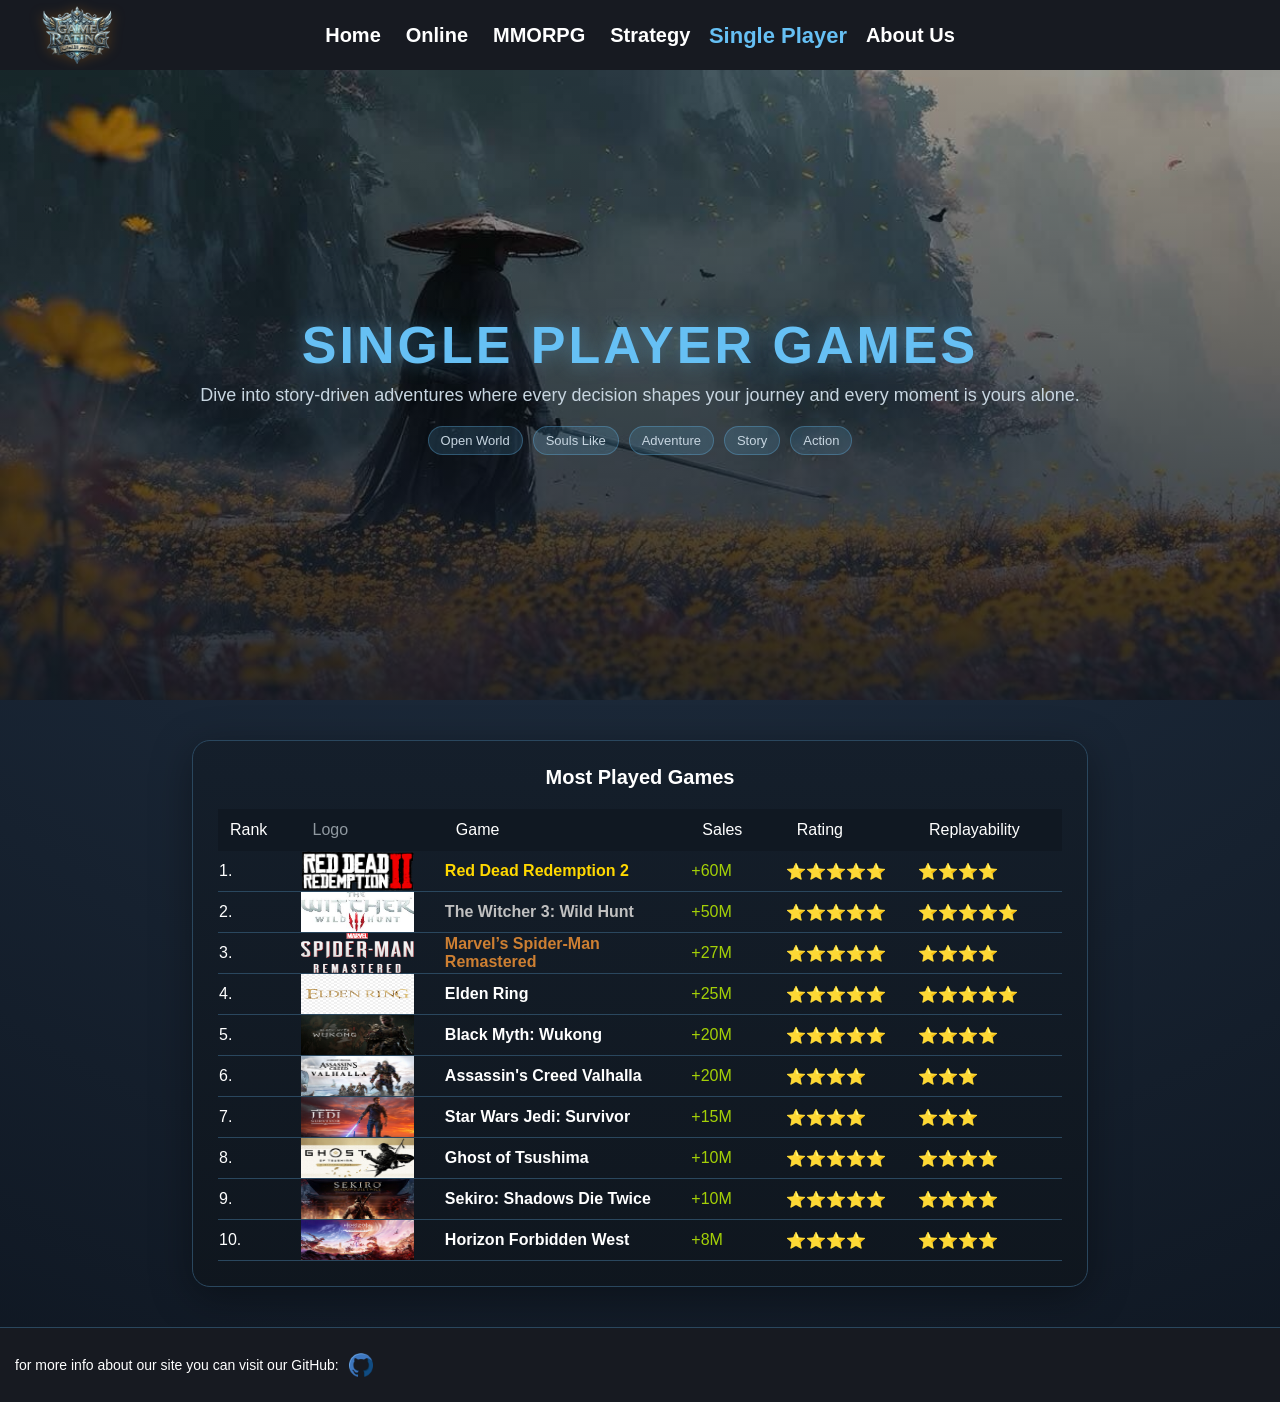
<file: SinglePlayer_Games.html>
<!doctype html>
<html lang="en">
  <head>
    <meta charset="UTF-8" />
    <meta name="viewport" content="width=device-width, initial-scale=1.0" />
    <link rel="icon" href="logo.png" />
    <title>GameRatings</title>
    <link rel="stylesheet" href="mystyle.css" />
  </head>
  <body>
    <header>
      <a href="index.html">
        <img src="logo.png" class="logo" />
      </a>
      <a href="index.html"><h1>GameRatings</h1></a>

      <ul>
        <li><a href="index.html">home</a></li>
        <li><a href="Online_Games.html">online</a></li>
        <li><a href="MMORPG_Games.html">MMORPG</a></li>
        <li><a href="Strategy_Games.html">strategy</a></li>
        <li>
          <a href="SinglePlayer_Games.html" class="active">Single Player</a>
        </li>
        <li><a href="About_us.html">about us</a></li>
      </ul>
      <p class="clear"></p>
    </header>

    <section class="hero-banner">
      <img src="banners/single.jpg" class="hero-image" />

      <div class="hero-overlay"></div>

      <div class="hero-content">
        <h1>Single Player GAMES</h1>
        <p>
          Dive into story-driven adventures where every decision shapes your
          journey and every moment is yours alone.
        </p>

        <div class="hero-tags">
          <span>Open World</span>
          <span>Souls Like</span>
          <span>Adventure</span>
          <span>Story</span>
          <span>Action</span>
        </div>
      </div>
    </section>

    <!-- <hr> -->

    <section class="game-table">
      <table>
        <caption>
          Most Played Games
        </caption>
        <colgroup>
          <col data-dt-column="0" style="width: 3.5%" />
          <col data-dt-column="1" style="width: 5%" />
          <col data-dt-column="2" style="width: 17%" />
          <col data-dt-column="3" style="width: 5%" />
          <col data-dt-column="4" style="width: 5%" />
          <col data-dt-column="5" style="width: 5%" />
        </colgroup>
        <tr>
          <th data-dt-column="0">Rank</th>
          <th data-dt-column="1">Logo</th>
          <th data-dt-column="2">Game</th>
          <th data-dt-column="3">Sales</th>
          <th data-dt-column="4">Rating</th>
          <th data-dt-column="5">Replayability</th>
        </tr>
        <tr
          class="game-row"
          data-video="videos/red.mp4"
          data-title="Red Dead Redemption 2"
          data-dev="Rockstar Games"
          data-release="2018"
          data-tags="Open World,$59.99,Action,Story,Adventure"
          data-platforms="PC,ps"
        >
          <td>1.</td>
          <td><img src="Logos/red.png" alt="Red Dead Redemption 2" /></td>
          <td>
            <a
              href="https://store.steampowered.com/app/1174180/Red_Dead_Redemption_2/?curator_clanid=4777282"
              target="_blank"
              >Red Dead Redemption 2</a
            >
          </td>
          <td>+60M</td>
          <td class="stabiliry">⭐⭐⭐⭐⭐</td>
          <td class="Engagment">⭐⭐⭐⭐</td>
        </tr>
        <tr
          class="game-row"
          data-video="videos/witcher.mp4"
          data-title="The Witcher 3: Wild Hunt"
          data-dev="CD Projekt Red"
          data-release="2015"
          data-tags="Open World,$39.99,Action,Story,Adventure,RPG"
          data-platforms="PC,ps"
        >
          <td>2.</td>
          <td>
            <img src="Logos/witcher.jpg" alt="The Witcher 3: Wild Hunt" />
          </td>
          <td>
            <a
              href="https://store.steampowered.com/app/292030/The_Witcher_3_Wild_Hunt/?curator_clanid=4777282"
              target="_blank"
              >The Witcher 3: Wild Hunt</a
            >
          </td>
          <td>+50M</td>
          <td class="stabiliry">⭐⭐⭐⭐⭐</td>
          <td class="Engagment">⭐⭐⭐⭐⭐</td>
        </tr>
        <tr
          class="game-row"
          data-video="videos/spider.mp4"
          data-title="Marvel’s Spider-Man Remastered"
          data-dev="Insomniac Games"
          data-release="2022"
          data-tags="Open World,$59.99,Action,Story,Adventure"
          data-platforms="PC,ps"
        >
          <td>3.</td>
          <td>
            <img src="Logos/spider.png" alt="Marvel’s Spider-Man Remastered" />
          </td>
          <td>
            <a
              href="https://store.steampowered.com/app/1817070/Marvels_SpiderMan_Remastered/?curator_clanid=4777282"
              target="_blank"
              >Marvel’s Spider-Man Remastered</a
            >
          </td>
          <td>+27M</td>
          <td class="stabiliry">⭐⭐⭐⭐⭐</td>
          <td class="Engagment">⭐⭐⭐⭐</td>
        </tr>
        <tr
          class="game-row"
          data-video="videos/elden.mp4"
          data-title="Elden Ring"
          data-dev="FromSoftware"
          data-release="2022"
          data-tags="Open World,$59.99,Action,Story,RPG,Souls Like"
          data-platforms="PC,ps"
        >
          <td>4.</td>
          <td><img src="Logos/elden.jpg" alt="Elden Ring" /></td>
          <td>
            <a
              href="https://store.steampowered.com/app/1245620/ELDEN_RING/"
              target="_blank"
              >Elden Ring</a
            >
          </td>
          <td>+25M</td>
          <td class="stabiliry">⭐⭐⭐⭐⭐</td>
          <td class="Engagment">⭐⭐⭐⭐⭐</td>
        </tr>
        <tr
          class="game-row"
          data-video="videos/wukong.mp4"
          data-title="Black Myth: Wukong"
          data-dev="Game Science"
          data-release="2024"
          data-tags="Pro Plyers Only,$59.99,Action,Story,RPG,Souls Like"
          data-platforms="PC,ps"
        >
          <td>5.</td>
          <td><img src="Logos/wukong.jpg" alt="Black Myth: Wukong" /></td>
          <td>
            <a
              href="https://store.steampowered.com/app/2358720/Black_Myth_Wukong/?curator_clanid=4777282"
              target="_blank"
              >Black Myth: Wukong</a
            >
          </td>
          <td>+20M</td>
          <td class="stabiliry">⭐⭐⭐⭐⭐</td>
          <td class="Engagment">⭐⭐⭐⭐</td>
        </tr>
        <tr
          class="game-row"
          data-video="videos/valhalla.mp4"
          data-title="Assassin's Creed Valhalla"
          data-dev="Ubisoft"
          data-release="2020"
          data-tags="Open World,$59.99,Action,Story,RPG,Historical"
          data-platforms="PC,ps"
        >
          <td>6.</td>
          <td>
            <img src="Logos/valhalla.jpg" alt="Assassin's Creed Valhalla" />
          </td>
          <td>
            <a
              href="https://store.steampowered.com/app/2208920/Assassins_Creed_Valhalla/?curator_clanid=4777282"
              target="_blank"
              >Assassin's Creed Valhalla</a
            >
          </td>
          <td>+20M</td>
          <td class="stabiliry">⭐⭐⭐⭐</td>
          <td class="Engagment">⭐⭐⭐</td>
        </tr>
        <tr
          class="game-row"
          data-video="videos/wars.mp4"
          data-title="Star Wars Jedi: Survivor"
          data-dev="espawn Entertainment"
          data-release="2023"
          data-tags="Open World,$69.99,Action,Story,Sci-Fi"
          data-platforms="PC,ps"
        >
          <td>7.</td>
          <td><img src="Logos/wars.jpg" alt="Star Wars Jedi: Survivor" /></td>
          <td>
            <a
              href="https://store.steampowered.com/app/1774580/STAR_WARS_Jedi_Survivor/?curator_clanid=4777282"
              target="_blank"
              >Star Wars Jedi: Survivor</a
            >
          </td>
          <td>+15M</td>
          <td class="stabiliry">⭐⭐⭐⭐</td>
          <td class="Engagment">⭐⭐⭐</td>
        </tr>
        <tr
          class="game-row"
          data-video="videos/ghost.mp4"
          data-title="Ghost of Tsushima"
          data-dev="Sucker Punch Productions"
          data-release="2020"
          data-tags="Open World,$59.99,Action,Story,Samurai,Adventure"
          data-platforms="PC,ps"
        >
          <td>8.</td>
          <td><img src="Logos/ghost.jpg" alt="Ghost of Tsushima" /></td>
          <td>
            <a
              href="https://store.steampowered.com/app/2215430/Ghost_of_Tsushima_DIRECTORS_CUT/?curator_clanid=4777282"
              target="_blank"
              >Ghost of Tsushima</a
            >
          </td>
          <td>+10M</td>
          <td class="stabiliry">⭐⭐⭐⭐⭐</td>
          <td class="Engagment">⭐⭐⭐⭐</td>
        </tr>
        <tr
          class="game-row"
          data-video="videos/sekiro.mp4"
          data-title="Sekiro: Shadows Die Twice"
          data-dev="FromSoftware"
          data-release="2019"
          data-tags="Open World,$59.99,Action,Ninja,Souls Like,Stealth"
          data-platforms="PC,ps"
        >
          <td>9.</td>
          <td>
            <img src="Logos/sekiro.jpg" alt="Sekiro: Shadows Die Twice" />
          </td>
          <td>
            <a
              href="https://store.steampowered.com/app/814380/Sekiro_Shadows_Die_Twice__GOTY_Edition/?curator_clanid=4777282"
              target="_blank"
              >Sekiro: Shadows Die Twice</a
            >
          </td>
          <td>+10M</td>
          <td class="stabiliry">⭐⭐⭐⭐⭐</td>
          <td class="Engagment">⭐⭐⭐⭐</td>
        </tr>
        <tr
          class="game-row"
          data-video="videos/horizon.mp4"
          data-title="Horizon Forbidden West"
          data-dev="Guerrilla Games"
          data-release="2022"
          data-tags="Open World,$59.99,Action,Sci-Fi,Adventure"
          data-platforms="PC,ps"
        >
          <td>10.</td>
          <td><img src="Logos/horizon.jpg" alt="Horizon Forbidden West" /></td>
          <td>
            <a
              href="https://store.steampowered.com/app/2420110/Horizon_Forbidden_West_Complete_Edition/?curator_clanid=4777282"
              target="_blank"
              >Horizon Forbidden West</a
            >
          </td>
          <td>+8M</td>
          <td class="stabiliry">⭐⭐⭐⭐</td>
          <td class="Engagment">⭐⭐⭐⭐</td>
        </tr>
      </table>
    </section>
    <div id="preview-card">
      <!-- if video not work add playsinline -->
      <video id="preview-video" muted loop></video>
      <h3 id="preview-title"></h3>
      <div id="platforms"></div>
      <p id="developer"></p>
      <p id="release"></p>
      <div id="tags"></div>
    </div>

    <footer>
      <p>for more info about our site you can visit our GitHub:</p>
      <a href="#"><img src="Logos/github.png" alt="GitHub" /></a>
    </footer>
    <script src="script.js"></script>
  </body>
</html>
</file>
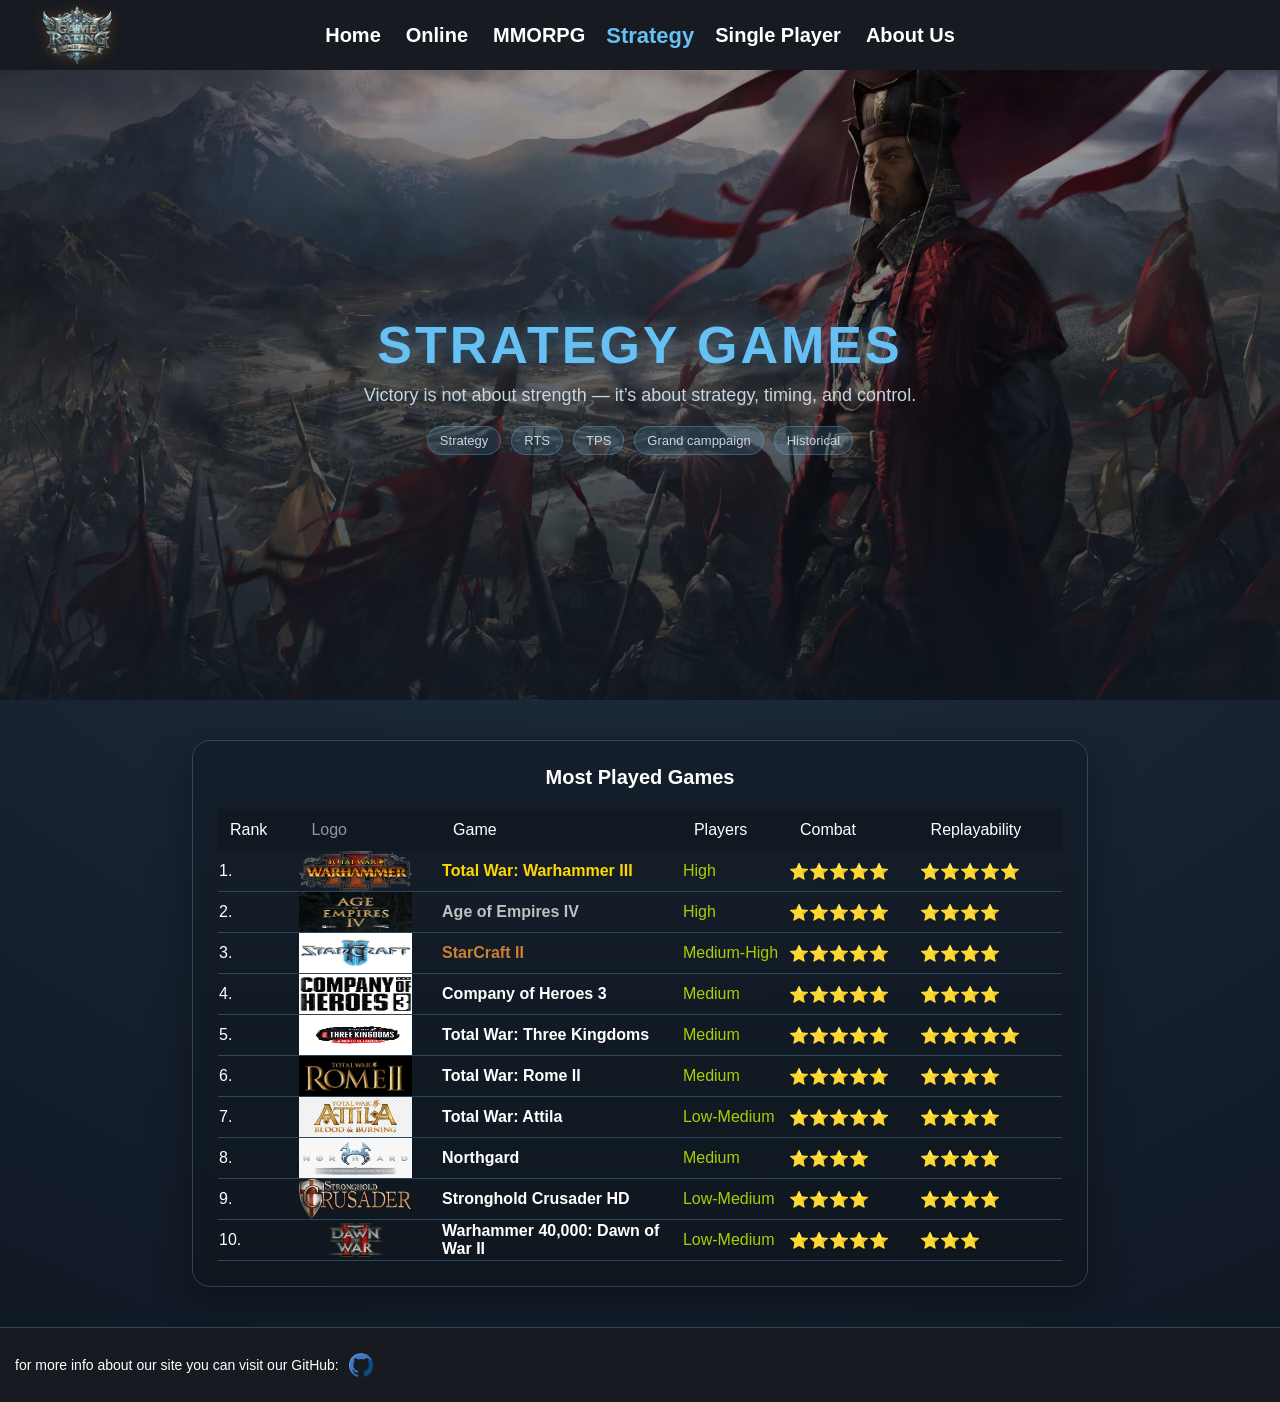
<file: Strategy_Games.html>
<!doctype html>
<html lang="en">
  <head>
    <meta charset="UTF-8" />
    <meta name="viewport" content="width=device-width, initial-scale=1.0" />
    <link rel="icon" href="logo.png" />
    <title>GameRatings</title>
    <link rel="stylesheet" href="mystyle.css" />
  </head>
  <body>
    <header>
      <a href="index.html">
        <img src="logo.png" class="logo" />
      </a>
      <a href="index.html"><h1>GameRatings</h1></a>

      <ul>
        <li><a href="index.html">home</a></li>
        <li><a href="Online_Games.html">online</a></li>
        <li><a href="MMORPG_Games.html">MMORPG</a></li>
        <li><a href="Strategy_Games.html" class="active">strategy</a></li>
        <li><a href="SinglePlayer_Games.html">Single Player</a></li>
        <li><a href="About_us.html">about us</a></li>
      </ul>
      <p class="clear"></p>
    </header>

    <section class="hero-banner">
      <img src="banners/strategy1.jpg" class="hero-image" />

      <div class="hero-overlay"></div>

      <div class="hero-content">
        <h1>Strategy GAMES</h1>
        <p>
          Victory is not about strength — it’s about strategy, timing, and
          control.
        </p>

        <div class="hero-tags">
          <span>Strategy</span>
          <span>RTS</span>
          <span>TPS</span>
          <span>Grand camppaign</span>
          <span>Historical</span>
        </div>
      </div>
    </section>

    <!-- <hr> -->

    <section class="game-table">
      <table>
        <caption>
          Most Played Games
        </caption>
        <colgroup>
          <col data-dt-column="0" style="width: 3.5%" />
          <col data-dt-column="1" style="width: 5%" />
          <col data-dt-column="2" style="width: 17%" />
          <col data-dt-column="3" style="width: 5%" />
          <col data-dt-column="4" style="width: 5%" />
          <col data-dt-column="5" style="width: 5%" />
        </colgroup>
        <tr>
          <th data-dt-column="0">Rank</th>
          <th data-dt-column="1">Logo</th>
          <th data-dt-column="2">Game</th>
          <th data-dt-column="3">Players</th>
          <th data-dt-column="4">Combat</th>
          <th data-dt-column="5">Replayability</th>
        </tr>
        <tr
          class="game-row"
          data-video="videos/hammer.mp4"
          data-title="Total War: Warhammer III"
          data-dev="Creative Assembly"
          data-release="2022"
          data-tags="Strategy,$14.99,RTS,PVP,TBS,Grand Camppaign"
          data-platforms="PC"
        >
          <td>1.</td>
          <td><img src="Logos/hammer.png" alt="Total War: Warhammer III" /></td>
          <td>
            <a
              href="https://store.steampowered.com/app/1142710/Total_War_WARHAMMER_III/"
              target="_blank"
              >Total War: Warhammer III</a
            >
          </td>
          <td>High</td>
          <td class="stabiliry">⭐⭐⭐⭐⭐</td>
          <td class="Engagment">⭐⭐⭐⭐⭐</td>
        </tr>
        <tr
          class="game-row"
          data-video="videos/age.mp4"
          data-title="Age of Empires IV"
          data-dev="Relic Entertainment"
          data-release="2021"
          data-tags="Strategy,$9.99,RTS,PVP,TBS,Historical"
          data-platforms="PC"
        >
          <td>2.</td>
          <td><img src="Logos/age.png" alt="Age of Empires IV" /></td>
          <td>
            <a
              href="https://store.steampowered.com/app/1466860/Age_of_Empires_IV_Anniversary_Edition/"
              target="_blank"
              >Age of Empires IV</a
            >
          </td>
          <td>High</td>
          <td class="stabiliry">⭐⭐⭐⭐⭐</td>
          <td class="Engagment">⭐⭐⭐⭐</td>
        </tr>
        <tr
          class="game-row"
          data-video="videos/starcraft.mp4"
          data-title="StarCraft II"
          data-dev="Blizzard"
          data-release="2010"
          data-tags="Strategy,Free To Play,RTS,TBS,eSports,Sci-Fi"
          data-platforms="PC"
        >
          <td>3.</td>
          <td><img src="Logos/starcraft.jpg" alt="StarCraft II" /></td>
          <td>
            <a href="https://starcraft2.blizzard.com/en-us/" target="_blank"
              >StarCraft II</a
            >
          </td>
          <td>Medium-High</td>
          <td class="stabiliry">⭐⭐⭐⭐⭐</td>
          <td class="Engagment">⭐⭐⭐⭐</td>
        </tr>
        <tr
          class="game-row"
          data-video="videos/company.mp4"
          data-title="Company of Heroes 3"
          data-dev="Relic Entertainment"
          data-release="2023"
          data-tags="Strategy,$26.99,RTS,War,TBS,Tactical"
          data-platforms="PC"
        >
          <td>4.</td>
          <td><img src="Logos/company.jpg" alt="Company of Heroes 3" /></td>
          <td>
            <a
              href="https://store.steampowered.com/app/1677280/Company_of_Heroes_3/"
              target="_blank"
              >Company of Heroes 3</a
            >
          </td>
          <td>Medium</td>
          <td class="stabiliry">⭐⭐⭐⭐⭐</td>
          <td class="Engagment">⭐⭐⭐⭐</td>
        </tr>
        <tr
          class="game-row"
          data-video="videos/three.mp4"
          data-title="Total War: Three Kingdoms"
          data-dev="Creative Assembly"
          data-release="2019"
          data-tags="Strategy,$9.99,RTS,PVP,TBS,Grand Camppaign,Historical"
          data-platforms="PC"
        >
          <td>5.</td>
          <td><img src="Logos/three.jpg" alt="Total War: Three Kingdoms" /></td>
          <td>
            <a
              href="https://store.steampowered.com/app/779340/Total_War_THREE_KINGDOMS/"
              target="_blank"
              >Total War: Three Kingdoms</a
            >
          </td>
          <td>Medium</td>
          <td class="stabiliry">⭐⭐⭐⭐⭐</td>
          <td class="Engagment">⭐⭐⭐⭐⭐</td>
        </tr>
        <tr
          class="game-row"
          data-video="videos/rome.mp4"
          data-title="Total War: Rome II"
          data-dev="Creative Assembly"
          data-release="2013"
          data-tags="Strategy,$4.99,RTS,PVP,TBS,Grand Camppaign,Historical"
          data-platforms="PC"
        >
          <td>6.</td>
          <td><img src="Logos/rome.jpg" alt="Total War: Rome II" /></td>
          <td>
            <a
              href="https://store.steampowered.com/app/214950/Total_War_ROME_II__Emperor_Edition/"
              target="_blank"
              >Total War: Rome II</a
            >
          </td>
          <td>Medium</td>
          <td class="stabiliry">⭐⭐⭐⭐⭐</td>
          <td class="Engagment">⭐⭐⭐⭐</td>
        </tr>
        <tr
          class="game-row"
          data-video="videos/attila.mp4"
          data-title="Total War: Attila"
          data-dev="Creative Assembly"
          data-release="2015"
          data-tags="Strategy,$3.99,RTS,PVP,TBS,Grand Camppaign,Historical"
          data-platforms="PC"
        >
          <td>7.</td>
          <td><img src="Logos/attila.png" alt="Total War: Attila" /></td>
          <td>
            <a
              href="https://store.steampowered.com/app/325610/Total_War_ATTILA/"
              target="_blank"
              >Total War: Attila</a
            >
          </td>
          <td>Low-Medium</td>
          <td class="stabiliry">⭐⭐⭐⭐⭐</td>
          <td class="Engagment">⭐⭐⭐⭐</td>
        </tr>
        <tr
          class="game-row"
          data-video="videos/north.mp4"
          data-title="Northgard"
          data-dev="Shiro Games"
          data-release="2018"
          data-tags="Strategy,$17.99,RTS,Base Building,Survival"
          data-platforms="PC"
        >
          <td>8.</td>
          <td><img src="Logos/north.png" alt="Northgard" /></td>
          <td>
            <a
              href="https://store.steampowered.com/app/466560/Northgard_Definitive_Edition/?curator_clanid=4777282"
              target="_blank"
              >Northgard</a
            >
          </td>
          <td>Medium</td>
          <td class="stabiliry">⭐⭐⭐⭐</td>
          <td class="Engagment">⭐⭐⭐⭐</td>
        </tr>
        <tr
          class="game-row"
          data-video="videos/strong.mp4"
          data-title="Stronghold Crusader HD"
          data-dev="FireFly Studios"
          data-release="2012"
          data-tags="Strategy,$9.99,RTS,PVP,Castle Building,Historical"
          data-platforms="PC"
        >
          <td>9.</td>
          <td><img src="Logos/strong.png" alt="Stronghold Crusader HD" /></td>
          <td>
            <a
              href="https://store.steampowered.com/app/3024040/Stronghold_Crusader_Definitive_Edition/?curator_clanid=4777282"
              target="_blank"
              >Stronghold Crusader HD</a
            >
          </td>
          <td>Low-Medium</td>
          <td class="stabiliry">⭐⭐⭐⭐</td>
          <td class="Engagment">⭐⭐⭐⭐</td>
        </tr>
        <tr
          class="game-row"
          data-video="videos/down.mp4"
          data-title="Warhammer 40,000: Dawn of War II"
          data-dev="Relic Entertainment"
          data-release="2009"
          data-tags="Strategy,$4.99,RTS,Tactical,Sci-Fi,PVP"
          data-platforms="PC"
        >
          <td>10.</td>
          <td>
            <img src="Logos/down.png" alt="Warhammer 40,000: Dawn of War II" />
          </td>
          <td>
            <a
              href="https://store.steampowered.com/app/285190/Warhammer_40000_Dawn_of_War_III/"
              target="_blank"
              >Warhammer 40,000: Dawn of War II</a
            >
          </td>
          <td>Low-Medium</td>
          <td class="stabiliry">⭐⭐⭐⭐⭐</td>
          <td class="Engagment">⭐⭐⭐</td>
        </tr>
      </table>
    </section>
    <div id="preview-card">
      <!-- if video not work add playsinline -->
      <video id="preview-video" muted loop></video>
      <h3 id="preview-title"></h3>
      <div id="platforms"></div>
      <p id="developer"></p>
      <p id="release"></p>
      <div id="tags"></div>
    </div>

    <footer>
      <p>for more info about our site you can visit our GitHub:</p>
      <a href="#"><img src="Logos/github.png" alt="GitHub" /></a>
    </footer>
    <script src="script.js"></script>
  </body>
</html>
</file>
<file: mystyle.css>
* {
  box-sizing: border-box;
}
body {
  margin: 0;
  padding: 0;
  width: 100%;
  font-family: "Segoe UI", Tahoma, Geneva, Verdana, sans-serif;
  background: radial-gradient(
    circle at top,
    #24384d 0%,
    #1b2838 45%,
    #0f1722 100%
  );
  color: white;
  overflow-x: hidden;
}
/* header and logo  */
header {
  position: relative;
  display: flex;
  align-items: center;
  background-color: #171a21;
  width: 100%;
  padding: 0 10px;
  height: 70px;
}
.logo {
  height: 67px;
  width: auto;

  object-fit: contain;

  display: block;

  transform: scaleX(1.12);

  transform-origin: left center;

  filter: drop-shadow(0 0 6px rgba(255, 140, 0, 0.25));

  transition: 0.3s ease;
}

.logo:hover {
  transform: scale(1.04);

  filter: drop-shadow(0 0 12px rgba(255, 140, 0, 0.55))
    drop-shadow(0 0 24px rgba(102, 192, 244, 0.35));
}

header h1 {
  font-size: 28px;
  font-weight: 700;
  position: absolute;
  left: -9999px;

  margin: 0 0 0 10px;

  color: #66c0f4;

  letter-spacing: 1.5px;

  text-transform: uppercase;

  text-shadow:
    0 0 8px rgba(102, 192, 244, 0.5),
    0 0 18px rgba(102, 192, 244, 0.25);

  transition: 0.3s ease;
}

header h1:hover {
  color: white;

  text-shadow:
    0 0 12px rgba(255, 255, 255, 0.6),
    0 0 25px rgba(102, 192, 244, 0.5);
}

header ul {
  position: absolute;
  padding: 0;
  display: flex;
  left: 50%;
  transform: translateX(-50%);
  gap: 25px;
  list-style: none;
  margin: 0;
}

header ul li {
  display: flex;
  padding: 0;
  margin: 0;
  font-size: 20px;
  text-transform: capitalize;
}
/* 
 .clear { 
    clear: both;
}  */

header ul li a {
  text-decoration-line: none;
  color: white;
  font-weight: bold;
}

a {
  text-decoration: none;
  color: white;
  font-weight: 700;
}

a:hover {
  scale: 1.1;
}
/* banner container */
.hero-banner {
  position: relative;
  width: 100%;
  height: 70vh;
  overflow: hidden;
  display: flex;
  align-items: center;
  justify-content: center;
}

/* banner img */
.hero-image {
  position: absolute;
  width: 100%;
  height: 100%;
  object-fit: cover;
  object-position: center;
}

/* blur */
.hero-overlay {
  position: absolute;
  width: 100%;
  height: 100%;
  background: linear-gradient(
    to bottom,
    rgba(0, 0, 0, 0.35),
    rgba(15, 23, 32, 0.85)
  );
}

/* content style text */
.hero-content {
  position: relative;
  text-align: center;
  color: white;
  z-index: 2;
  animation: fadeUp 1s ease forwards;
}

.hero-content h1 {
  font-size: 52px;
  margin: 0;
  letter-spacing: 3px;
  text-transform: uppercase;
  color: #66c0f4;
  text-shadow: 0 0 20px rgba(102, 192, 244, 0.4);
}

.hero-content p {
  margin-top: 10px;
  font-size: 18px;
  color: #c7d5e0;
}

/* tags */
.hero-tags {
  margin-top: 20px;
  display: flex;
  justify-content: center;
  flex-wrap: wrap;
  gap: 10px;
}

.hero-tags span {
  background: rgba(102, 192, 244, 0.15);
  border: 1px solid rgba(102, 192, 244, 0.3);
  padding: 6px 12px;
  border-radius: 20px;
  font-size: 13px;
  color: #c7d5e0;
  transition: 0.3s;
}

.hero-tags span:hover {
  background: #66c0f4;
  color: #0b141f;
  transform: scale(1.05);
}

/* animation */
@keyframes fadeUp {
  from {
    opacity: 0;
    transform: translateY(20px);
  }
  to {
    opacity: 1;
    transform: translateY(0);
  }
}

/* make text blue when its active or hovered */
header ul li a:hover,
header ul li a.active {
  color: #66c0f4;
  scale: 1.1;
}

/* table */
.game-table {
  width: 70%;
  margin: 40px auto;
  padding: 25px;

  border-radius: 18px;

  background: linear-gradient(
    to bottom,
    rgba(20, 30, 42, 0.92),
    rgba(15, 22, 30, 0.96)
  );

  border: 1px solid #2a475e;

  box-shadow: 0 10px 40px rgba(0, 0, 0, 0.35);
}

table {
  margin: auto;
  border-collapse: collapse;
}
/* header of table */
caption {
  font-weight: bold;
  padding-bottom: 20px;
  font-size: 20px;
}

th {
  padding: 12px;
  text-align: left;
  background-color: #101822;
  font-weight: 500;
}

td {
  text-align: left;
  border-bottom: #2a475e solid 1px;
}
/* make all rows color lighter while hover is active */
tr:hover {
  background-color: #1f2f42;
  transition: 0.2s;
  scale: 1.01;
}

/* change color of 4th td from all columns */
td:nth-child(4) {
  color: #a4d007;
}

/* change color of 5th,6th td from all columns */
td:nth-child(5),
td:nth-child(6) {
  color: #8f98a0;
}

td:nth-child(2) {
  padding: 0;
}

th:nth-child(2) {
  color: #8f98a0;
}

tr:nth-child(2) td:nth-child(3) a {
  color: #ffd800;
}

tr:nth-child(3) td:nth-child(3) a {
  color: #c0c0c0;
}

tr:nth-child(4) td:nth-child(3) a {
  color: #cd7f32;
}

/* rows animation  */
@keyframes fadeup {
  from {
    opacity: 0;
    transform: translateY(8px);
  }
  to {
    opacity: 1;
    transform: translateY(0);
  }
}

.game-row {
  animation: fadeup 0.5s ease forwards;
  opacity: 0;
}

.game-row:nth-child(1) {
  animation-delay: 0.1s;
}
.game-row:nth-child(2) {
  animation-delay: 0.2s;
}
.game-row:nth-child(3) {
  animation-delay: 0.3s;
}
.game-row:nth-child(4) {
  animation-delay: 0.4s;
}
.game-row:nth-child(5) {
  animation-delay: 0.5s;
}
.game-row:nth-child(6) {
  animation-delay: 0.6s;
}
.game-row:nth-child(7) {
  animation-delay: 0.7s;
}
.game-row:nth-child(8) {
  animation-delay: 0.8s;
}
.game-row:nth-child(9) {
  animation-delay: 0.9s;
}
.game-row:nth-child(10) {
  animation-delay: 1s;
}

/* logo if games in table */
tr td img {
  width: 113px;
  height: 40px;
  display: block;
}

/* a for name of games */
table a:hover {
  border-bottom: 1px solid #c7d5e0;
}

/* game details after hover in table */
#preview-card {
  position: fixed;
  width: 300px;
  background-color: #16202d;
  border: 1px solid #2a475e;
  padding: 10px;
  display: none;
  z-index: 100;
  pointer-events: none;
  border-radius: 8px;
}

#preview-video {
  width: 100%;
  border-radius: 6px;
  margin-bottom: 10px;
}

#preview-title {
  color: white;
  margin: 5px 0;
}

#platforms {
  margin-bottom: 5px;
}

#developer,
#release {
  font-size: 13px;
  color: #8f98a0;
}

#tags {
  margin-top: 8px;
  display: flex;
  flex-wrap: wrap;
}

.tag {
  display: inline-block;
  background-color: #2a475e;
  color: #c7d5e0;
  padding: 3px 6px;
  margin: 4px;
  font-size: 12px;
  border-radius: 4px;
}

/* Home back ground */
.bg-video {
  position: relative;
  height: 75vh;
  overflow: hidden;
  width: 100%;
  margin-top: 0;
}

.video {
  position: absolute;
  top: 0;
  left: 0;
  width: 100%;
  height: 100%;
  object-fit: cover;
  z-index: 0;
}

.bg-contant {
  position: relative;
  z-index: 1;
  height: 100%;
  display: flex;
  flex-direction: column;
  text-align: center;
}

/* Games preview */
h2 {
  text-align: center;
}

.games-preview {
  position: relative;
  display: flex;
  gap: 15px;
  flex-wrap: wrap;
  justify-content: center;
  max-width: 1600px;
  margin: auto;
}

.game-card {
  position: relative;
  overflow: hidden;
  border-radius: 12px;
  width: 280px;
  height: 400px;
  cursor: pointer;
  font-family: Arial, sans-serif;
  transition: transform 0.4s ease;
}

.game-card img {
  width: 100%;
  height: 100%;
  object-fit: cover;
  object-position: center;
  transition: transform 0.4s ease;
}

.details {
  position: absolute;
  bottom: 0;
  left: 0;
  right: 0;
  padding: 12px;
  color: white;

  background: linear-gradient(to top, rgba(0, 0, 0, 0.95), transparent);

  transform: translateY(65%);
  transition: 0.4s ease;
}

.game-card:hover img {
  transform: scale(1.08);
}

.game-card:hover .details {
  transform: translateY(0);
}

.game-card:hover {
  transform: scale(1.08);
  z-index: 10;
}

.tags {
  display: flex;
  flex-wrap: wrap;
  gap: 5px;
  margin-top: 6px;
}

.tags span {
  background: rgba(255, 255, 255, 0.1);
  padding: 3px 6px;
  font-size: 11px;
  border-radius: 4px;
}

.platforms {
  font-size: 18px;
  margin-bottom: 8px;
  color: #66c0f4;
}

.desc {
  font-size: 13px;
  line-height: 1.4;
}

.platforms,
.tags,
.desc {
  opacity: 0;
  transition: 0.3s;
}

.game-card:hover .platforms,
.game-card:hover .tags,
.game-card:hover .desc {
  opacity: 1;
}

/* scroll botton */
#scrollTopBtn {
  position: fixed;
  bottom: 25px;
  right: 25px;

  width: 45px;
  height: 45px;

  border: none;
  border-radius: 50%;

  background: rgba(102, 192, 244, 0.15);
  color: #66c0f4;

  font-size: 20px;
  cursor: pointer;

  backdrop-filter: blur(6px);
  transition: 0.3s;

  opacity: 0;
  pointer-events: none;
}

#scrollTopBtn:hover {
  background: #66c0f4;
  color: #0b141f;
  transform: scale(1.1);
}

#scrollTopBtn.show {
  opacity: 1;
  pointer-events: auto;
}

/* ===== About Section ===== */
.about-section {
  position: relative;
  height: 85vh;
  width: 100%;
  overflow: hidden;
  padding: 0;
  margin: 0;
}

/* Cards container */
.about-details {
  position: relative;
  z-index: 1;

  height: 100%;
  display: flex;
  justify-content: center;
  align-items: center;
}

.profile-card {
  background: rgba(15, 23, 32, 0.5);
  border: 1px solid rgba(102, 192, 244, 0.25);

  padding: 25px 30px;
  width: 320px;

  border-radius: 14px;

  color: #e5e5e5;
  text-align: left;

  backdrop-filter: blur(12px);
  -webkit-backdrop-filter: blur(12px);

  box-shadow: 0 12px 40px rgba(0, 0, 0, 0.65);

  transition: 0.3s ease;
}

.profile-card:hover {
  transform: translateY(-6px) scale(1.02);
  box-shadow: 0 18px 60px rgba(0, 0, 0, 0.8);
}

.profile-card h2 {
  text-align: center;
  color: #66c0f4;
  margin-bottom: 18px;
  letter-spacing: 1px;
}

.profile-card p {
  margin: 10px 0;
  font-size: 14px;
  color: #c7d5e0;
}

.profile-card span {
  color: #8f98a0;
  font-weight: bold;
}

.profile-card a {
  color: #66c0f4;
  text-decoration: none;
}

.profile-card a:hover {
  text-decoration: underline;
}
.cards-wrapper {
  display: flex;
  justify-content: center;
  gap: 25px;
  flex-wrap: wrap;
}

/* footer */
footer {
  width: 100%;
  display: flex;
  justify-content: left;
  gap: 10px;
  padding: 15px;
  background-color: #171a21;
  font-size: 14px;

  border-top: 1px solid #2a475e;

  box-sizing: border-box;

  font-size: 14px;
  font-weight: 500;
}

footer a {
  display: flex;
  align-items: center;
  text-decoration: none;
}

footer a img {
  width: 24px;
  height: auto;

  transition: 0.3s;
}

footer a img:hover {
  transform: scale(1.1);
}
</file>
